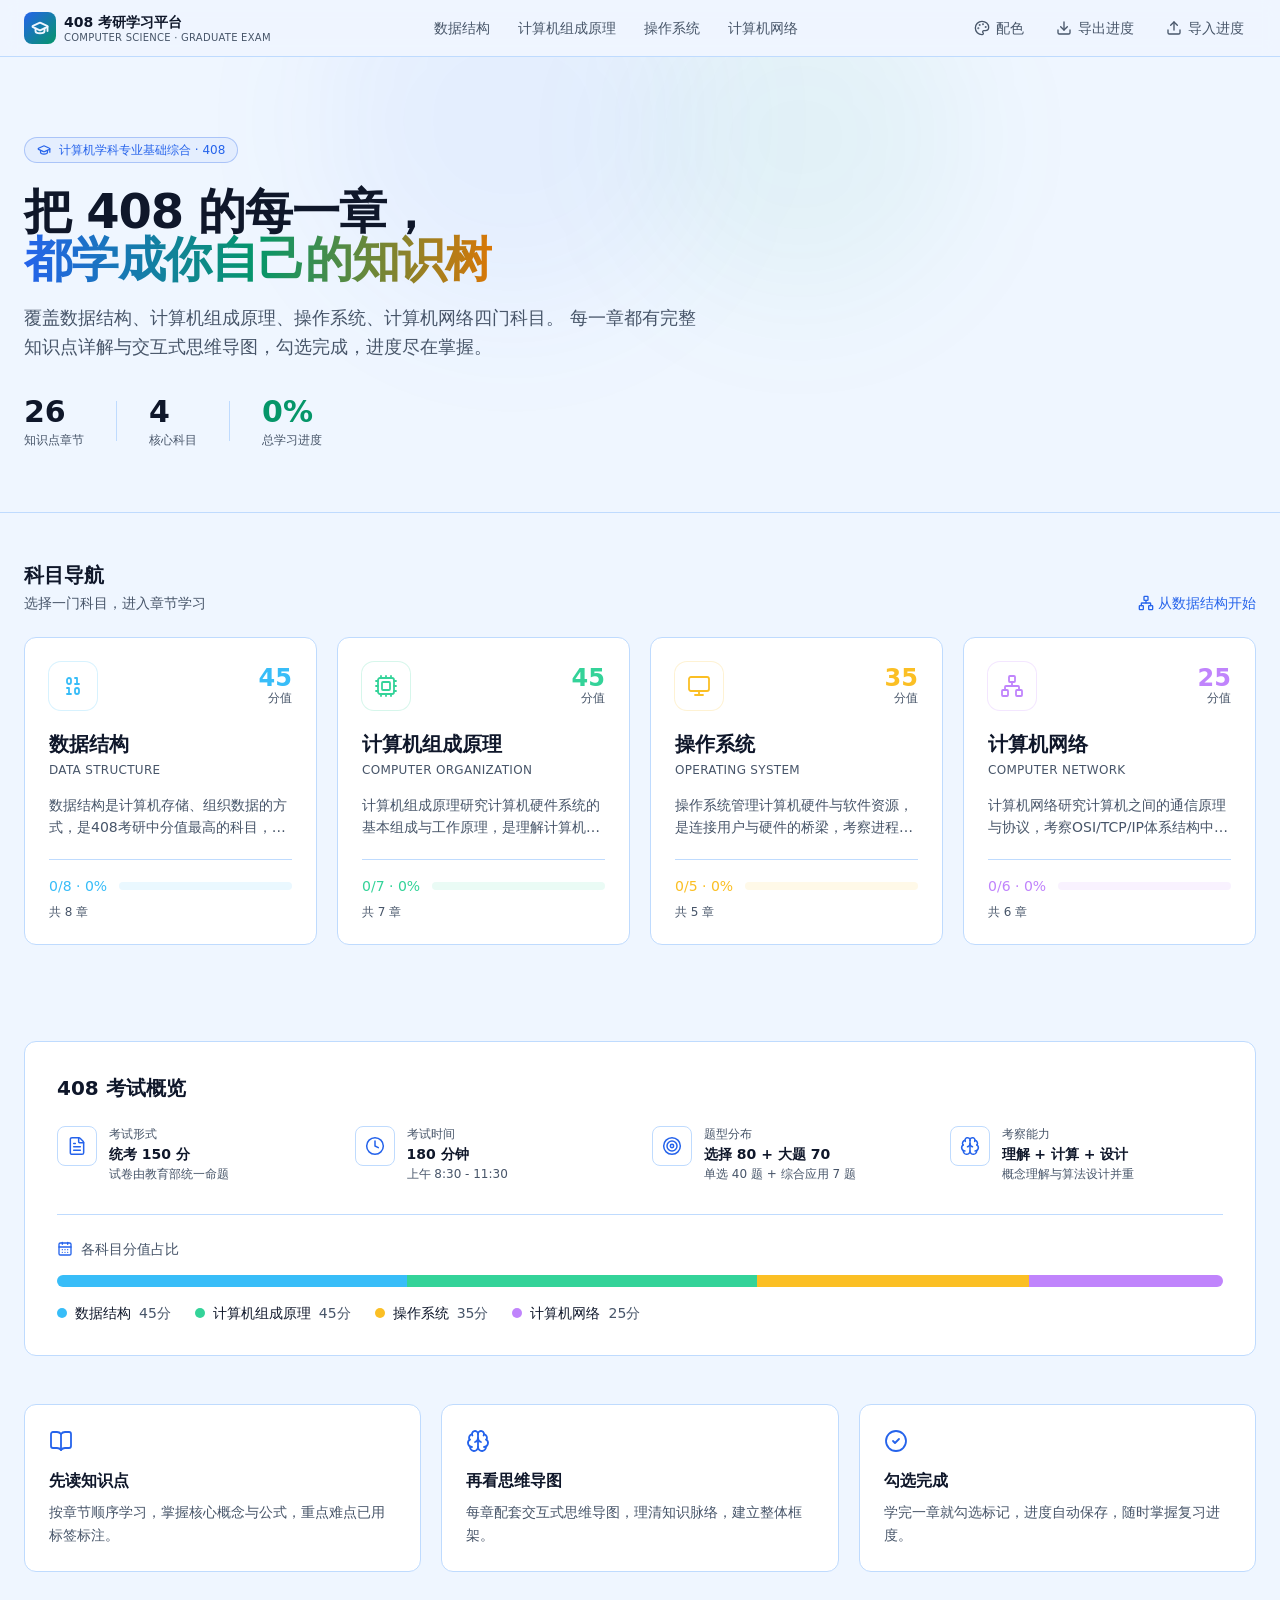
<file: index.html>
<!doctype html>
<html lang="zh-CN">
  <head>
    <meta charset="UTF-8" />
    <link rel="icon" type="image/svg+xml" href="/favicon.svg" />
    <meta name="viewport" content="width=device-width, initial-scale=1.0" />
    <title>408 计算机考研 · 学习平台</title>
    <script>
      (function () {
        try {
          var t = localStorage.getItem('408-theme') || 'lake';
          document.documentElement.dataset.theme = t;
        } catch (e) {}
      })();
    </script>
    <script type="module" crossorigin src="/assets/index-CGUEeRYU.js"></script>
    <link rel="stylesheet" crossorigin href="/assets/index-BPd_7hFC.css">
  </head>
  <body>
    <div id="root"></div>
  </body>
</html>
</file>
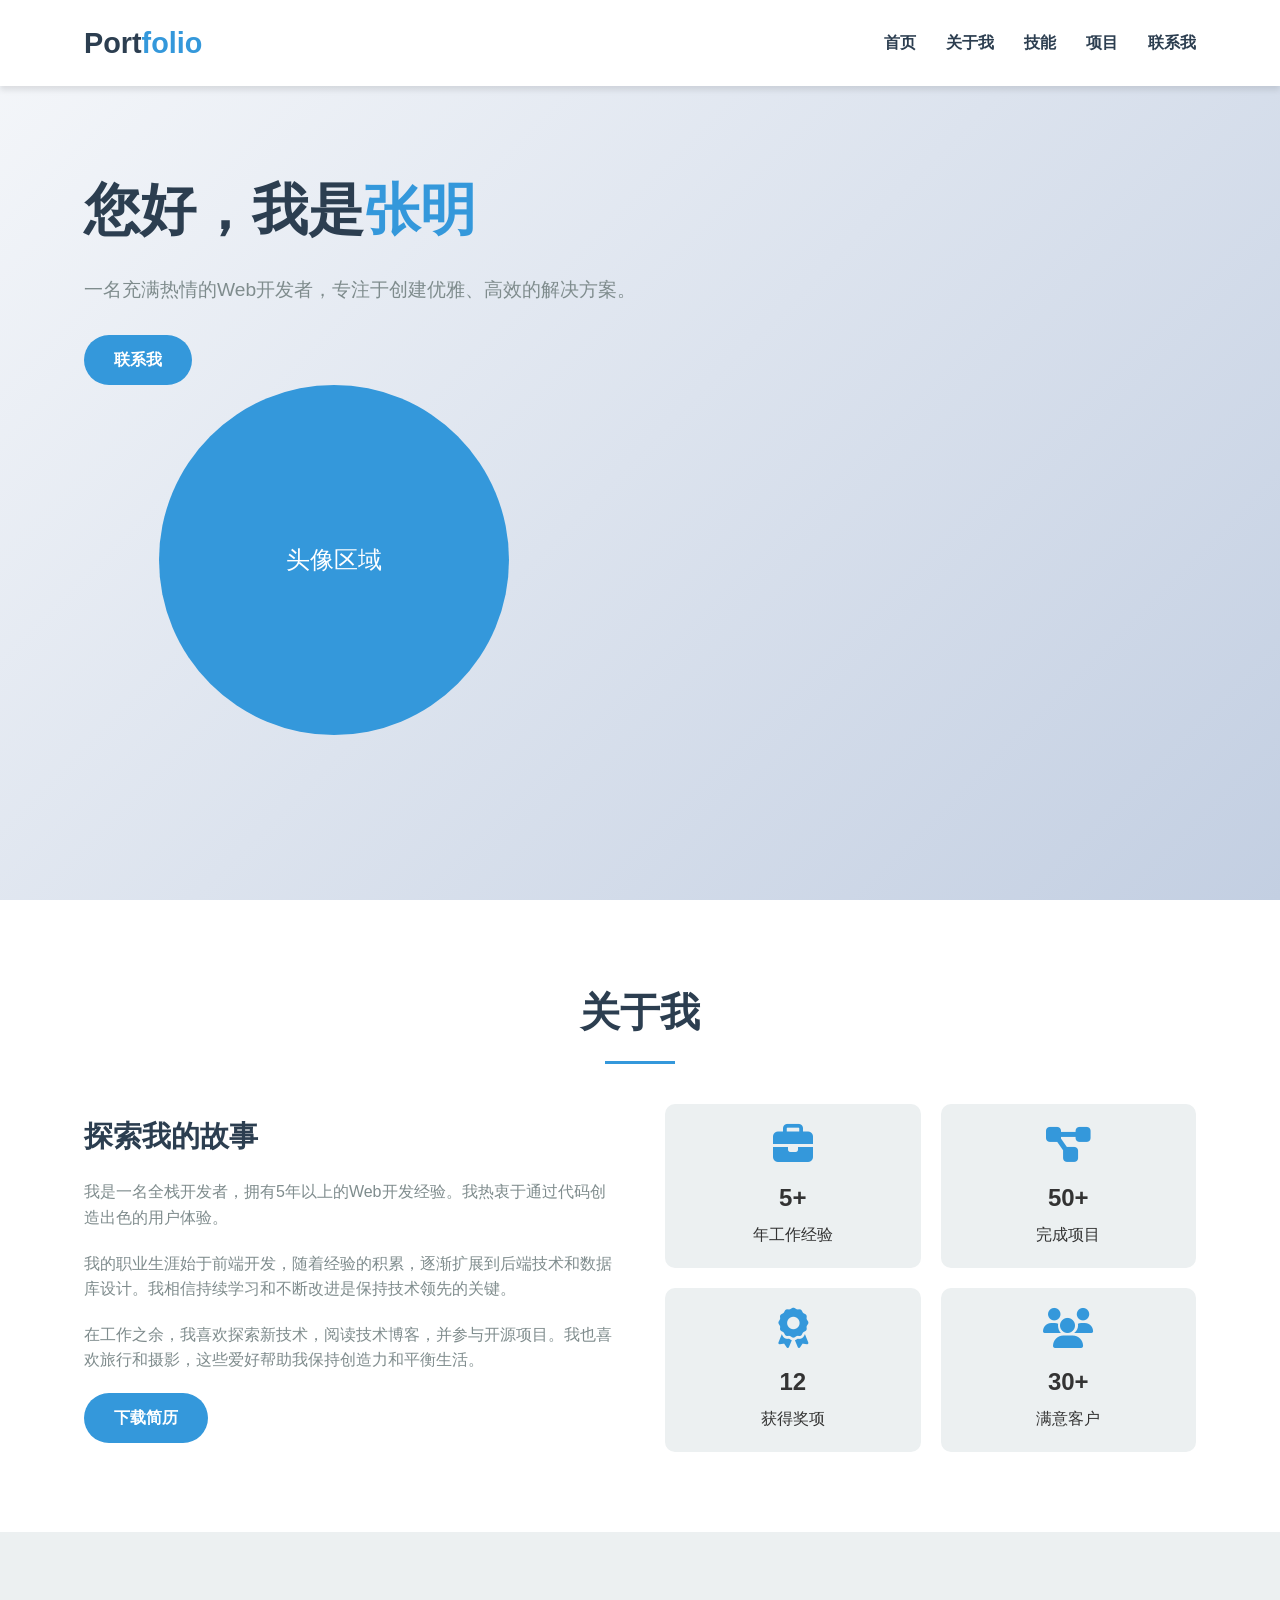
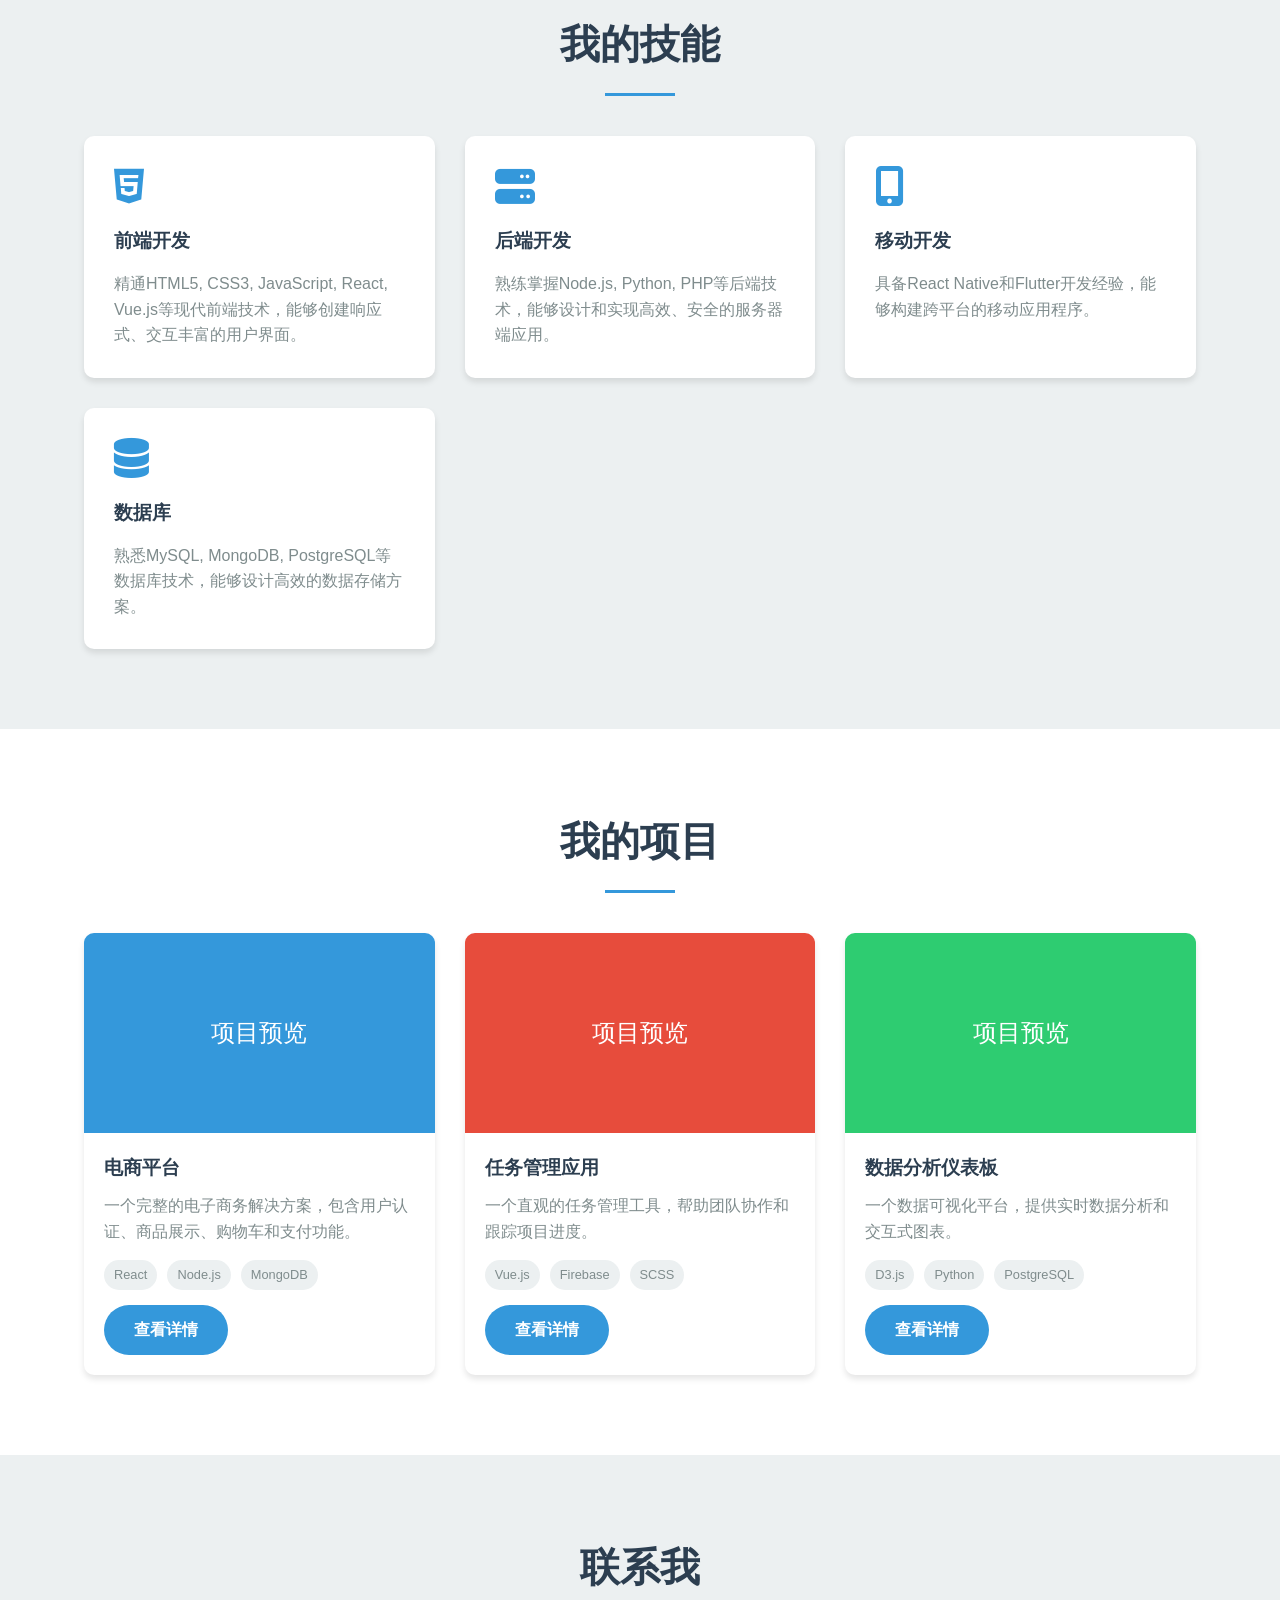
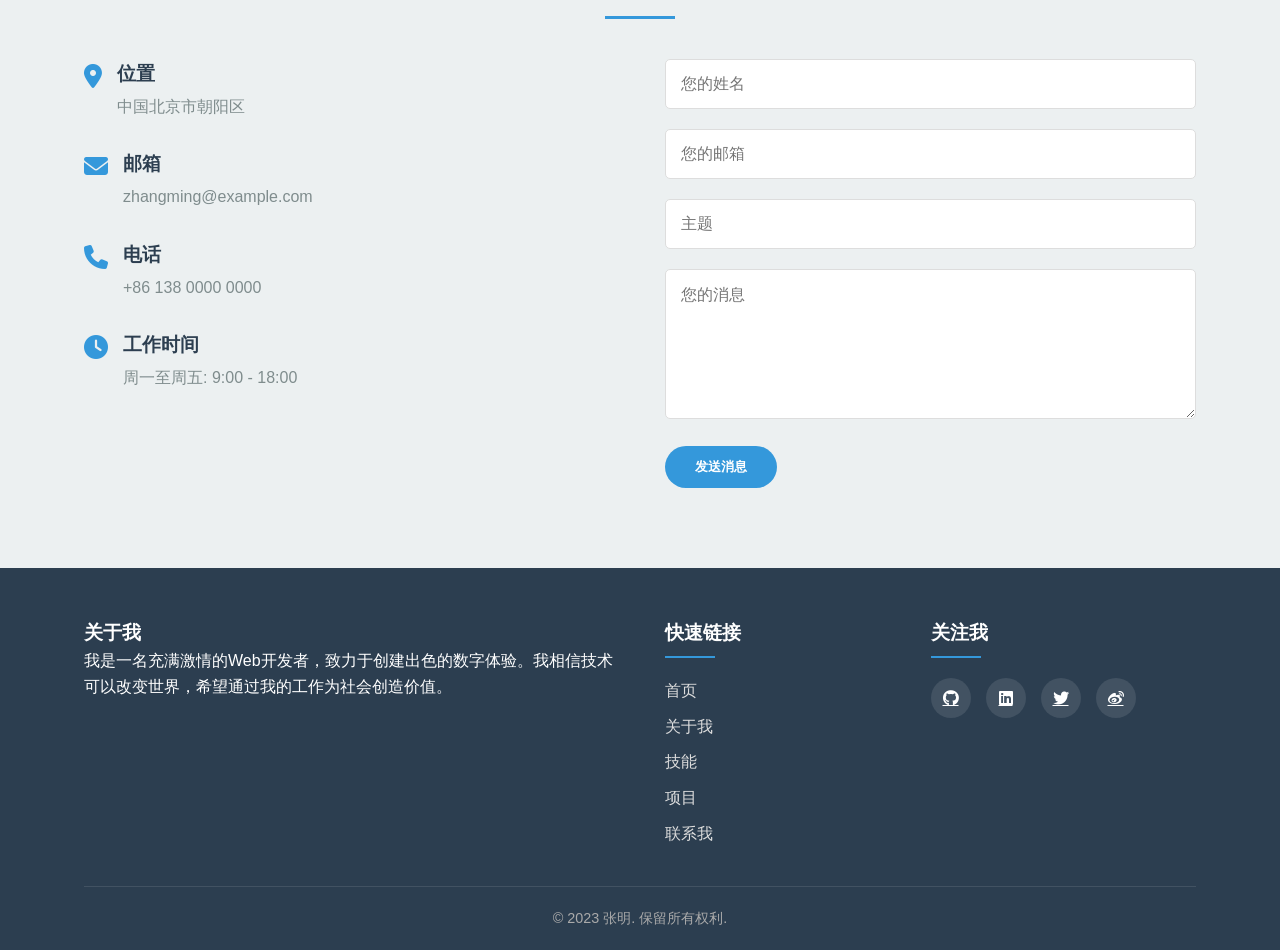
<file: 1.html>
<!DOCTYPE html>
<html lang="zh-CN">
<head>
    <meta charset="UTF-8">
    <meta name="viewport" content="width=device-width, initial-scale=1.0">
    <title>个人主页 - [您的名字]</title>
    <link rel="stylesheet" href="https://cdnjs.cloudflare.com/ajax/libs/font-awesome/6.4.0/css/all.min.css">
    <style>
        /* 基础样式 */
        * {
            margin: 0;
            padding: 0;
            box-sizing: border-box;
            font-family: 'Segoe UI', Tahoma, Geneva, Verdana, sans-serif;
        }
        
        :root {
            --primary-color: #3498db;
            --secondary-color: #2c3e50;
            --accent-color: #e74c3c;
            --light-color: #ecf0f1;
            --dark-color: #34495e;
            --text-color: #333;
            --text-light: #7f8c8d;
            --shadow: 0 4px 6px rgba(0, 0, 0, 0.1);
            --transition: all 0.3s ease;
        }
        
        html {
            scroll-behavior: smooth;
        }
        
        body {
            color: var(--text-color);
            line-height: 1.6;
            background-color: #f9f9f9;
        }
        
        .container {
            width: 90%;
            max-width: 1200px;
            margin: 0 auto;
            padding: 0 20px;
        }
        
        section {
            padding: 80px 0;
        }
        
        .section-title {
            text-align: center;
            margin-bottom: 50px;
            position: relative;
        }
        
        .section-title h2 {
            font-size: 2.5rem;
            color: var(--secondary-color);
            display: inline-block;
            margin-bottom: 10px;
        }
        
        .section-title h2::after {
            content: '';
            position: absolute;
            width: 70px;
            height: 3px;
            background-color: var(--primary-color);
            bottom: -10px;
            left: 50%;
            transform: translateX(-50%);
        }
        
        .btn {
            display: inline-block;
            padding: 12px 30px;
            background-color: var(--primary-color);
            color: white;
            border-radius: 30px;
            text-decoration: none;
            font-weight: 600;
            transition: var(--transition);
            border: none;
            cursor: pointer;
        }
        
        .btn:hover {
            background-color: var(--secondary-color);
            transform: translateY(-3px);
            box-shadow: var(--shadow);
        }
        
        /* 导航栏 */
        header {
            position: fixed;
            top: 0;
            left: 0;
            width: 100%;
            background-color: white;
            box-shadow: var(--shadow);
            z-index: 1000;
        }
        
        nav {
            display: flex;
            justify-content: space-between;
            align-items: center;
            padding: 20px 0;
        }
        
        .logo {
            font-size: 1.8rem;
            font-weight: 700;
            color: var(--secondary-color);
        }
        
        .logo span {
            color: var(--primary-color);
        }
        
        .nav-links {
            display: flex;
            list-style: none;
        }
        
        .nav-links li {
            margin-left: 30px;
        }
        
        .nav-links a {
            text-decoration: none;
            color: var(--secondary-color);
            font-weight: 600;
            transition: var(--transition);
        }
        
        .nav-links a:hover {
            color: var(--primary-color);
        }
        
        .menu-toggle {
            display: none;
            cursor: pointer;
            font-size: 1.5rem;
        }
        
        /* 英雄区域 */
        .hero {
            height: 100vh;
            display: flex;
            align-items: center;
            background: linear-gradient(135deg, #f5f7fa 0%, #c3cfe2 100%);
            position: relative;
            overflow: hidden;
        }
        
        .hero-content {
            width: 50%;
            z-index: 1;
        }
        
        .hero-content h1 {
            font-size: 3.5rem;
            margin-bottom: 20px;
            color: var(--secondary-color);
        }
        
        .hero-content h1 span {
            color: var(--primary-color);
        }
        
        .hero-content p {
            font-size: 1.2rem;
            margin-bottom: 30px;
            color: var(--text-light);
        }
        
        .hero-image {
            width: 45%;
            text-align: center;
        }
        
        .hero-image img {
            max-width: 100%;
            border-radius: 50%;
            box-shadow: var(--shadow);
            animation: float 5s ease-in-out infinite;
        }
        
        @keyframes float {
            0% { transform: translateY(0); }
            50% { transform: translateY(-20px); }
            100% { transform: translateY(0); }
        }
        
        /* 关于我 */
        .about {
            background-color: white;
        }
        
        .about-content {
            display: flex;
            align-items: center;
            gap: 50px;
        }
        
        .about-text {
            flex: 1;
        }
        
        .about-text h3 {
            font-size: 1.8rem;
            margin-bottom: 20px;
            color: var(--secondary-color);
        }
        
        .about-text p {
            margin-bottom: 20px;
            color: var(--text-light);
        }
        
        .about-stats {
            flex: 1;
            display: grid;
            grid-template-columns: repeat(2, 1fr);
            gap: 20px;
        }
        
        .stat-item {
            background-color: var(--light-color);
            padding: 20px;
            border-radius: 10px;
            text-align: center;
            transition: var(--transition);
        }
        
        .stat-item:hover {
            transform: translateY(-5px);
            box-shadow: var(--shadow);
        }
        
        .stat-item i {
            font-size: 2.5rem;
            color: var(--primary-color);
            margin-bottom: 15px;
        }
        
        .stat-item h4 {
            font-size: 1.5rem;
            margin-bottom: 5px;
        }
        
        /* 技能 */
        .skills {
            background-color: var(--light-color);
        }
        
        .skills-container {
            display: grid;
            grid-template-columns: repeat(auto-fill, minmax(300px, 1fr));
            gap: 30px;
        }
        
        .skill-item {
            background-color: white;
            padding: 30px;
            border-radius: 10px;
            box-shadow: var(--shadow);
            transition: var(--transition);
        }
        
        .skill-item:hover {
            transform: translateY(-10px);
        }
        
        .skill-item i {
            font-size: 2.5rem;
            color: var(--primary-color);
            margin-bottom: 20px;
        }
        
        .skill-item h3 {
            margin-bottom: 15px;
            color: var(--secondary-color);
        }
        
        .skill-item p {
            color: var(--text-light);
        }
        
        /* 项目 */
        .projects {
            background-color: white;
        }
        
        .projects-container {
            display: grid;
            grid-template-columns: repeat(auto-fill, minmax(350px, 1fr));
            gap: 30px;
        }
        
        .project-card {
            background-color: white;
            border-radius: 10px;
            overflow: hidden;
            box-shadow: var(--shadow);
            transition: var(--transition);
        }
        
        .project-card:hover {
            transform: translateY(-10px);
        }
        
        .project-img {
            height: 200px;
            background-color: var(--primary-color);
            display: flex;
            align-items: center;
            justify-content: center;
            color: white;
            font-size: 1.5rem;
        }
        
        .project-content {
            padding: 20px;
        }
        
        .project-content h3 {
            margin-bottom: 10px;
            color: var(--secondary-color);
        }
        
        .project-content p {
            margin-bottom: 15px;
            color: var(--text-light);
        }
        
        .project-tags {
            display: flex;
            flex-wrap: wrap;
            gap: 10px;
            margin-bottom: 15px;
        }
        
        .project-tags span {
            background-color: var(--light-color);
            padding: 5px 10px;
            border-radius: 20px;
            font-size: 0.8rem;
            color: var(--text-light);
        }
        
        /* 联系 */
        .contact {
            background-color: var(--light-color);
        }
        
        .contact-container {
            display: flex;
            gap: 50px;
        }
        
        .contact-info {
            flex: 1;
        }
        
        .contact-form {
            flex: 1;
        }
        
        .contact-item {
            display: flex;
            align-items: flex-start;
            margin-bottom: 30px;
        }
        
        .contact-item i {
            font-size: 1.5rem;
            color: var(--primary-color);
            margin-right: 15px;
            margin-top: 5px;
        }
        
        .contact-item h3 {
            margin-bottom: 5px;
            color: var(--secondary-color);
        }
        
        .contact-item p {
            color: var(--text-light);
        }
        
        .form-group {
            margin-bottom: 20px;
        }
        
        .form-group input,
        .form-group textarea {
            width: 100%;
            padding: 15px;
            border: 1px solid #ddd;
            border-radius: 5px;
            font-size: 1rem;
            transition: var(--transition);
        }
        
        .form-group input:focus,
        .form-group textarea:focus {
            border-color: var(--primary-color);
            outline: none;
        }
        
        .form-group textarea {
            height: 150px;
            resize: vertical;
        }
        
        /* 页脚 */
        footer {
            background-color: var(--secondary-color);
            color: white;
            padding: 50px 0 20px;
        }
        
        .footer-content {
            display: flex;
            justify-content: space-between;
            margin-bottom: 30px;
        }
        
        .footer-about {
            flex: 2;
            margin-right: 50px;
        }
        
        .footer-links {
            flex: 1;
        }
        
        .footer-links h3,
        .footer-social h3 {
            margin-bottom: 20px;
            position: relative;
            padding-bottom: 10px;
        }
        
        .footer-links h3::after,
        .footer-social h3::after {
            content: '';
            position: absolute;
            width: 50px;
            height: 2px;
            background-color: var(--primary-color);
            bottom: 0;
            left: 0;
        }
        
        .footer-links ul {
            list-style: none;
        }
        
        .footer-links li {
            margin-bottom: 10px;
        }
        
        .footer-links a {
            color: #ddd;
            text-decoration: none;
            transition: var(--transition);
        }
        
        .footer-links a:hover {
            color: var(--primary-color);
            padding-left: 5px;
        }
        
        .footer-social {
            flex: 1;
        }
        
        .social-icons {
            display: flex;
            gap: 15px;
        }
        
        .social-icons a {
            display: inline-flex;
            align-items: center;
            justify-content: center;
            width: 40px;
            height: 40px;
            background-color: rgba(255, 255, 255, 0.1);
            border-radius: 50%;
            color: white;
            transition: var(--transition);
        }
        
        .social-icons a:hover {
            background-color: var(--primary-color);
            transform: translateY(-5px);
        }
        
        .copyright {
            text-align: center;
            padding-top: 20px;
            border-top: 1px solid rgba(255, 255, 255, 0.1);
            color: #aaa;
            font-size: 0.9rem;
        }
        
        /* 响应式设计 */
        @media (max-width: 992px) {
            .hero-content, .hero-image {
                width: 100%;
                text-align: center;
            }
            
            .hero-content {
                margin-bottom: 50px;
            }
            
            .about-content {
                flex-direction: column;
            }
            
            .contact-container {
                flex-direction: column;
            }
            
            .footer-content {
                flex-direction: column;
            }
            
            .footer-about {
                margin-right: 0;
                margin-bottom: 30px;
            }
        }
        
        @media (max-width: 768px) {
            .nav-links {
                display: none;
                position: absolute;
                top: 70px;
                left: 0;
                width: 100%;
                background-color: white;
                flex-direction: column;
                align-items: center;
                padding: 20px 0;
                box-shadow: var(--shadow);
            }
            
            .nav-links.active {
                display: flex;
            }
            
            .nav-links li {
                margin: 10px 0;
            }
            
            .menu-toggle {
                display: block;
            }
            
            .hero-content h1 {
                font-size: 2.5rem;
            }
            
            .section-title h2 {
                font-size: 2rem;
            }
        }
    </style>
</head>
<body>
    <!-- 导航栏 -->
    <header>
        <div class="container">
            <nav>
                <div class="logo">Port<span>folio</span></div>
                <ul class="nav-links">
                    <li><a href="#home">首页</a></li>
                    <li><a href="#about">关于我</a></li>
                    <li><a href="#skills">技能</a></li>
                    <li><a href="#projects">项目</a></li>
                    <li><a href="#contact">联系我</a></li>
                </ul>
                <div class="menu-toggle">
                    <i class="fas fa-bars"></i>
                </div>
            </nav>
        </div>
    </header>

    <!-- 英雄区域 -->
    <section class="hero" id="home">
        <div class="container">
            <div class="hero-content">
                <h1>您好，我是<span>张明</span></h1>
                <p>一名充满热情的Web开发者，专注于创建优雅、高效的解决方案。</p>
                <a href="#contact" class="btn">联系我</a>
            </div>
            <div class="hero-image">
                <!-- 这里可以使用您的真实头像 -->
                <div style="width: 350px; height: 350px; background-color: #3498db; border-radius: 50%; display: flex; align-items: center; justify-content: center; color: white; font-size: 1.5rem; margin: 0 auto;">
                    头像区域
                </div>
            </div>
        </div>
    </section>

    <!-- 关于我 -->
    <section class="about" id="about">
        <div class="container">
            <div class="section-title">
                <h2>关于我</h2>
            </div>
            <div class="about-content">
                <div class="about-text">
                    <h3>探索我的故事</h3>
                    <p>我是一名全栈开发者，拥有5年以上的Web开发经验。我热衷于通过代码创造出色的用户体验。</p>
                    <p>我的职业生涯始于前端开发，随着经验的积累，逐渐扩展到后端技术和数据库设计。我相信持续学习和不断改进是保持技术领先的关键。</p>
                    <p>在工作之余，我喜欢探索新技术，阅读技术博客，并参与开源项目。我也喜欢旅行和摄影，这些爱好帮助我保持创造力和平衡生活。</p>
                    <a href="#" class="btn">下载简历</a>
                </div>
                <div class="about-stats">
                    <div class="stat-item">
                        <i class="fas fa-briefcase"></i>
                        <h4>5+</h4>
                        <p>年工作经验</p>
                    </div>
                    <div class="stat-item">
                        <i class="fas fa-project-diagram"></i>
                        <h4>50+</h4>
                        <p>完成项目</p>
                    </div>
                    <div class="stat-item">
                        <i class="fas fa-award"></i>
                        <h4>12</h4>
                        <p>获得奖项</p>
                    </div>
                    <div class="stat-item">
                        <i class="fas fa-users"></i>
                        <h4>30+</h4>
                        <p>满意客户</p>
                    </div>
                </div>
            </div>
        </div>
    </section>

    <!-- 技能 -->
    <section class="skills" id="skills">
        <div class="container">
            <div class="section-title">
                <h2>我的技能</h2>
            </div>
            <div class="skills-container">
                <div class="skill-item">
                    <i class="fab fa-html5"></i>
                    <h3>前端开发</h3>
                    <p>精通HTML5, CSS3, JavaScript, React, Vue.js等现代前端技术，能够创建响应式、交互丰富的用户界面。</p>
                </div>
                <div class="skill-item">
                    <i class="fas fa-server"></i>
                    <h3>后端开发</h3>
                    <p>熟练掌握Node.js, Python, PHP等后端技术，能够设计和实现高效、安全的服务器端应用。</p>
                </div>
                <div class="skill-item">
                    <i class="fas fa-mobile-alt"></i>
                    <h3>移动开发</h3>
                    <p>具备React Native和Flutter开发经验，能够构建跨平台的移动应用程序。</p>
                </div>
                <div class="skill-item">
                    <i class="fas fa-database"></i>
                    <h3>数据库</h3>
                    <p>熟悉MySQL, MongoDB, PostgreSQL等数据库技术，能够设计高效的数据存储方案。</p>
                </div>
            </div>
        </div>
    </section>

    <!-- 项目 -->
    <section class="projects" id="projects">
        <div class="container">
            <div class="section-title">
                <h2>我的项目</h2>
            </div>
            <div class="projects-container">
                <div class="project-card">
                    <div class="project-img" style="background-color: #3498db;">
                        项目预览
                    </div>
                    <div class="project-content">
                        <h3>电商平台</h3>
                        <p>一个完整的电子商务解决方案，包含用户认证、商品展示、购物车和支付功能。</p>
                        <div class="project-tags">
                            <span>React</span>
                            <span>Node.js</span>
                            <span>MongoDB</span>
                        </div>
                        <a href="#" class="btn">查看详情</a>
                    </div>
                </div>
                <div class="project-card">
                    <div class="project-img" style="background-color: #e74c3c;">
                        项目预览
                    </div>
                    <div class="project-content">
                        <h3>任务管理应用</h3>
                        <p>一个直观的任务管理工具，帮助团队协作和跟踪项目进度。</p>
                        <div class="project-tags">
                            <span>Vue.js</span>
                            <span>Firebase</span>
                            <span>SCSS</span>
                        </div>
                        <a href="#" class="btn">查看详情</a>
                    </div>
                </div>
                <div class="project-card">
                    <div class="project-img" style="background-color: #2ecc71;">
                        项目预览
                    </div>
                    <div class="project-content">
                        <h3>数据分析仪表板</h3>
                        <p>一个数据可视化平台，提供实时数据分析和交互式图表。</p>
                        <div class="project-tags">
                            <span>D3.js</span>
                            <span>Python</span>
                            <span>PostgreSQL</span>
                        </div>
                        <a href="#" class="btn">查看详情</a>
                    </div>
                </div>
            </div>
        </div>
    </section>

    <!-- 联系 -->
    <section class="contact" id="contact">
        <div class="container">
            <div class="section-title">
                <h2>联系我</h2>
            </div>
            <div class="contact-container">
                <div class="contact-info">
                    <div class="contact-item">
                        <i class="fas fa-map-marker-alt"></i>
                        <div>
                            <h3>位置</h3>
                            <p>中国北京市朝阳区</p>
                        </div>
                    </div>
                    <div class="contact-item">
                        <i class="fas fa-envelope"></i>
                        <div>
                            <h3>邮箱</h3>
                            <p>zhangming@example.com</p>
                        </div>
                    </div>
                    <div class="contact-item">
                        <i class="fas fa-phone"></i>
                        <div>
                            <h3>电话</h3>
                            <p>+86 138 0000 0000</p>
                        </div>
                    </div>
                    <div class="contact-item">
                        <i class="fas fa-clock"></i>
                        <div>
                            <h3>工作时间</h3>
                            <p>周一至周五: 9:00 - 18:00</p>
                        </div>
                    </div>
                </div>
                <div class="contact-form">
                    <form>
                        <div class="form-group">
                            <input type="text" placeholder="您的姓名" required>
                        </div>
                        <div class="form-group">
                            <input type="email" placeholder="您的邮箱" required>
                        </div>
                        <div class="form-group">
                            <input type="text" placeholder="主题" required>
                        </div>
                        <div class="form-group">
                            <textarea placeholder="您的消息" required></textarea>
                        </div>
                        <button type="submit" class="btn">发送消息</button>
                    </form>
                </div>
            </div>
        </div>
    </section>

    <!-- 页脚 -->
    <footer>
        <div class="container">
            <div class="footer-content">
                <div class="footer-about">
                    <h3>关于我</h3>
                    <p>我是一名充满激情的Web开发者，致力于创建出色的数字体验。我相信技术可以改变世界，希望通过我的工作为社会创造价值。</p>
                </div>
                <div class="footer-links">
                    <h3>快速链接</h3>
                    <ul>
                        <li><a href="#home">首页</a></li>
                        <li><a href="#about">关于我</a></li>
                        <li><a href="#skills">技能</a></li>
                        <li><a href="#projects">项目</a></li>
                        <li><a href="#contact">联系我</a></li>
                    </ul>
                </div>
                <div class="footer-social">
                    <h3>关注我</h3>
                    <div class="social-icons">
                        <a href="#"><i class="fab fa-github"></i></a>
                        <a href="#"><i class="fab fa-linkedin"></i></a>
                        <a href="#"><i class="fab fa-twitter"></i></a>
                        <a href="#"><i class="fab fa-weibo"></i></a>
                    </div>
                </div>
            </div>
            <div class="copyright">
                <p>&copy; 2023 张明. 保留所有权利.</p>
            </div>
        </div>
    </footer>

    <script>
        // 导航栏菜单切换
        document.querySelector('.menu-toggle').addEventListener('click', function() {
            document.querySelector('.nav-links').classList.toggle('active');
        });
        
        // 平滑滚动
        document.querySelectorAll('a[href^="#"]').forEach(anchor => {
            anchor.addEventListener('click', function (e) {
                e.preventDefault();
                
                document.querySelector(this.getAttribute('href')).scrollIntoView({
                    behavior: 'smooth'
                });
                
                // 移动端点击后关闭菜单
                if (window.innerWidth <= 768) {
                    document.querySelector('.nav-links').classList.remove('active');
                }
            });
        });
        
        // 导航栏滚动效果
        window.addEventListener('scroll', function() {
            const header = document.querySelector('header');
            if (window.scrollY > 100) {
                header.style.backgroundColor = 'rgba(255, 255, 255, 0.95)';
                header.style.boxShadow = '0 4px 10px rgba(0, 0, 0, 0.1)';
            } else {
                header.style.backgroundColor = 'white';
                header.style.boxShadow = '0 4px 6px rgba(0, 0, 0, 0.1)';
            }
        });
    </script>
</body>
</html>
</file>
<file: assets/index-BPd_7hFC.css>
@font-face{font-display:block;font-family:KaTeX_AMS;font-style:normal;font-weight:400;src:url(/assets/KaTeX_AMS-Regular-BQhdFMY1.woff2)format("woff2"),url(/assets/KaTeX_AMS-Regular-DMm9YOAa.woff)format("woff"),url(/assets/KaTeX_AMS-Regular-DRggAlZN.ttf)format("truetype")}@font-face{font-display:block;font-family:KaTeX_Caligraphic;font-style:normal;font-weight:700;src:url(/assets/KaTeX_Caligraphic-Bold-Dq_IR9rO.woff2)format("woff2"),url(/assets/KaTeX_Caligraphic-Bold-BEiXGLvX.woff)format("woff"),url(/assets/KaTeX_Caligraphic-Bold-ATXxdsX0.ttf)format("truetype")}@font-face{font-display:block;font-family:KaTeX_Caligraphic;font-style:normal;font-weight:400;src:url(/assets/KaTeX_Caligraphic-Regular-Di6jR-x-.woff2)format("woff2"),url(/assets/KaTeX_Caligraphic-Regular-CTRA-rTL.woff)format("woff"),url(/assets/KaTeX_Caligraphic-Regular-wX97UBjC.ttf)format("truetype")}@font-face{font-display:block;font-family:KaTeX_Fraktur;font-style:normal;font-weight:700;src:url(/assets/KaTeX_Fraktur-Bold-CL6g_b3V.woff2)format("woff2"),url(/assets/KaTeX_Fraktur-Bold-BsDP51OF.woff)format("woff"),url(/assets/KaTeX_Fraktur-Bold-BdnERNNW.ttf)format("truetype")}@font-face{font-display:block;font-family:KaTeX_Fraktur;font-style:normal;font-weight:400;src:url(/assets/KaTeX_Fraktur-Regular-CTYiF6lA.woff2)format("woff2"),url(/assets/KaTeX_Fraktur-Regular-Dxdc4cR9.woff)format("woff"),url(/assets/KaTeX_Fraktur-Regular-CB_wures.ttf)format("truetype")}@font-face{font-display:block;font-family:KaTeX_Main;font-style:normal;font-weight:700;src:url(/assets/KaTeX_Main-Bold-Cx986IdX.woff2)format("woff2"),url(/assets/KaTeX_Main-Bold-Jm3AIy58.woff)format("woff"),url(/assets/KaTeX_Main-Bold-waoOVXN0.ttf)format("truetype")}@font-face{font-display:block;font-family:KaTeX_Main;font-style:italic;font-weight:700;src:url(/assets/KaTeX_Main-BoldItalic-DxDJ3AOS.woff2)format("woff2"),url(/assets/KaTeX_Main-BoldItalic-SpSLRI95.woff)format("woff"),url(/assets/KaTeX_Main-BoldItalic-DzxPMmG6.ttf)format("truetype")}@font-face{font-display:block;font-family:KaTeX_Main;font-style:italic;font-weight:400;src:url(/assets/KaTeX_Main-Italic-NWA7e6Wa.woff2)format("woff2"),url(/assets/KaTeX_Main-Italic-BMLOBm91.woff)format("woff"),url(/assets/KaTeX_Main-Italic-3WenGoN9.ttf)format("truetype")}@font-face{font-display:block;font-family:KaTeX_Main;font-style:normal;font-weight:400;src:url(/assets/KaTeX_Main-Regular-B22Nviop.woff2)format("woff2"),url(/assets/KaTeX_Main-Regular-Dr94JaBh.woff)format("woff"),url(/assets/KaTeX_Main-Regular-ypZvNtVU.ttf)format("truetype")}@font-face{font-display:block;font-family:KaTeX_Math;font-style:italic;font-weight:700;src:url(/assets/KaTeX_Math-BoldItalic-CZnvNsCZ.woff2)format("woff2"),url(/assets/KaTeX_Math-BoldItalic-iY-2wyZ7.woff)format("woff"),url(/assets/KaTeX_Math-BoldItalic-B3XSjfu4.ttf)format("truetype")}@font-face{font-display:block;font-family:KaTeX_Math;font-style:italic;font-weight:400;src:url(/assets/KaTeX_Math-Italic-t53AETM-.woff2)format("woff2"),url(/assets/KaTeX_Math-Italic-DA0__PXp.woff)format("woff"),url(/assets/KaTeX_Math-Italic-flOr_0UB.ttf)format("truetype")}@font-face{font-display:block;font-family:KaTeX_SansSerif;font-style:normal;font-weight:700;src:url(/assets/KaTeX_SansSerif-Bold-D1sUS0GD.woff2)format("woff2"),url(/assets/KaTeX_SansSerif-Bold-DbIhKOiC.woff)format("woff"),url(/assets/KaTeX_SansSerif-Bold-CFMepnvq.ttf)format("truetype")}@font-face{font-display:block;font-family:KaTeX_SansSerif;font-style:italic;font-weight:400;src:url(/assets/KaTeX_SansSerif-Italic-C3H0VqGB.woff2)format("woff2"),url(/assets/KaTeX_SansSerif-Italic-DN2j7dab.woff)format("woff"),url(/assets/KaTeX_SansSerif-Italic-YYjJ1zSn.ttf)format("truetype")}@font-face{font-display:block;font-family:KaTeX_SansSerif;font-style:normal;font-weight:400;src:url(/assets/KaTeX_SansSerif-Regular-DDBCnlJ7.woff2)format("woff2"),url(/assets/KaTeX_SansSerif-Regular-CS6fqUqJ.woff)format("woff"),url(/assets/KaTeX_SansSerif-Regular-BNo7hRIc.ttf)format("truetype")}@font-face{font-display:block;font-family:KaTeX_Script;font-style:normal;font-weight:400;src:url(/assets/KaTeX_Script-Regular-D3wIWfF6.woff2)format("woff2"),url(/assets/KaTeX_Script-Regular-D5yQViql.woff)format("woff"),url(/assets/KaTeX_Script-Regular-C5JkGWo-.ttf)format("truetype")}@font-face{font-display:block;font-family:KaTeX_Size1;font-style:normal;font-weight:400;src:url(/assets/KaTeX_Size1-Regular-mCD8mA8B.woff2)format("woff2"),url(/assets/KaTeX_Size1-Regular-C195tn64.woff)format("woff"),url(/assets/KaTeX_Size1-Regular-Dbsnue_I.ttf)format("truetype")}@font-face{font-display:block;font-family:KaTeX_Size2;font-style:normal;font-weight:400;src:url(/assets/KaTeX_Size2-Regular-Dy4dx90m.woff2)format("woff2"),url(/assets/KaTeX_Size2-Regular-oD1tc_U0.woff)format("woff"),url(/assets/KaTeX_Size2-Regular-B7gKUWhC.ttf)format("truetype")}@font-face{font-display:block;font-family:KaTeX_Size3;font-style:normal;font-weight:400;src:url([data-uri])format("woff2"),url(/assets/KaTeX_Size3-Regular-CTq5MqoE.woff)format("woff"),url(/assets/KaTeX_Size3-Regular-DgpXs0kz.ttf)format("truetype")}@font-face{font-display:block;font-family:KaTeX_Size4;font-style:normal;font-weight:400;src:url(/assets/KaTeX_Size4-Regular-Dl5lxZxV.woff2)format("woff2"),url(/assets/KaTeX_Size4-Regular-BF-4gkZK.woff)format("woff"),url(/assets/KaTeX_Size4-Regular-DWFBv043.ttf)format("truetype")}@font-face{font-display:block;font-family:KaTeX_Typewriter;font-style:normal;font-weight:400;src:url(/assets/KaTeX_Typewriter-Regular-CO6r4hn1.woff2)format("woff2"),url(/assets/KaTeX_Typewriter-Regular-C0xS9mPB.woff)format("woff"),url(/assets/KaTeX_Typewriter-Regular-D3Ib7_Hf.ttf)format("truetype")}.katex{text-indent:0;text-rendering:auto;font:1.21em/1.2 KaTeX_Main,Times New Roman,serif;position:relative}.katex *{border-color:currentColor;-ms-high-contrast-adjust:none!important}.katex .katex-version:after{content:"0.18.4"}.katex .katex-mathml{clip-path:inset(50%);border:0;width:1px;height:1px;padding:0;position:absolute;overflow:hidden}.katex .katex-html>.katex-newline{display:block}.katex .katex-base{white-space:nowrap;width:min-content;position:relative}.katex .katex-base,.katex .katex-strut{display:inline-block}.katex .textbf{font-weight:700}.katex .textit{font-style:italic}.katex .textrm{font-family:KaTeX_Main}.katex .textsf{font-family:KaTeX_SansSerif}.katex .texttt{font-family:KaTeX_Typewriter}.katex .mathnormal{font-family:KaTeX_Math;font-style:italic}.katex .mathit{font-family:KaTeX_Main;font-style:italic}.katex .mathrm{font-style:normal}.katex .mathbf{font-family:KaTeX_Main;font-weight:700}.katex .boldsymbol{font-family:KaTeX_Math;font-style:italic;font-weight:700}.katex .amsrm,.katex .mathbb,.katex .textbb{font-family:KaTeX_AMS}.katex .mathcal{font-family:KaTeX_Caligraphic}.katex .mathfrak,.katex .textfrak{font-family:KaTeX_Fraktur}.katex .mathboldfrak,.katex .textboldfrak{font-family:KaTeX_Fraktur;font-weight:700}.katex .mathtt{font-family:KaTeX_Typewriter}.katex .mathscr,.katex .textscr{font-family:KaTeX_Script}.katex .mathsf,.katex .textsf{font-family:KaTeX_SansSerif}.katex .mathboldsf,.katex .textboldsf{font-family:KaTeX_SansSerif;font-weight:700}.katex .mathitsf,.katex .mathsfit,.katex .textitsf{font-family:KaTeX_SansSerif;font-style:italic}.katex .mainrm{font-family:KaTeX_Main;font-style:normal}.katex .vlist-t{border-collapse:collapse;table-layout:fixed;display:inline-table}.katex .vlist-r{display:table-row}.katex .vlist{vertical-align:bottom;display:table-cell;position:relative}.katex .vlist>span{height:0;display:block;position:relative}.katex .vlist>span>span{display:inline-block}.katex .vlist>span>.pstrut{width:0;overflow:hidden}.katex .vlist-t2{margin-right:-2px}.katex .vlist-s{vertical-align:bottom;width:2px;min-width:2px;font-size:1px;display:table-cell}.katex .katex-vbox{flex-direction:column;align-items:baseline;display:inline-flex}.katex .katex-thinbox{flex-direction:row;width:0;max-width:0;display:inline-flex}.katex .msupsub{text-align:left}.katex .mfrac>span>span{text-align:center}.katex .mfrac .frac-line{border-bottom-style:solid;width:100%;display:inline-block}.katex .katex-hdashline,.katex .katex-hline,.katex .katex-overline .overline-line,.katex .katex-rule,.katex .katex-underline .underline-line,.katex .mfrac .frac-line{min-height:1px}.katex .mspace{display:inline-block}.katex .katex-smash{line-height:0;display:inline}.katex .clap,.katex .llap,.katex .rlap{width:0;position:relative}.katex .clap>.katex-inner,.katex .llap>.katex-inner,.katex .rlap>.katex-inner{position:absolute}.katex .clap>.katex-fix,.katex .llap>.katex-fix,.katex .rlap>.katex-fix{display:inline-block}.katex .llap>.katex-inner{right:0}.katex .clap>.katex-inner,.katex .rlap>.katex-inner{left:0}.katex .clap>.katex-inner>span{margin-left:-50%;margin-right:50%}.katex .katex-rule{border:0 solid;display:inline-block;position:relative}.katex .katex-hline,.katex .katex-overline .overline-line,.katex .katex-underline .underline-line{border-bottom-style:solid;width:100%;display:inline-block}.katex .katex-hdashline{border-bottom-style:dashed;width:100%;display:inline-block}.katex .sqrt>.katex-root{margin-left:.277778em;margin-right:-.555556em}.katex .fontsize-ensurer.reset-size1.size1,.katex .katex-sizing.reset-size1.size1{font-size:1em}.katex .fontsize-ensurer.reset-size1.size2,.katex .katex-sizing.reset-size1.size2{font-size:1.2em}.katex .fontsize-ensurer.reset-size1.size3,.katex .katex-sizing.reset-size1.size3{font-size:1.4em}.katex .fontsize-ensurer.reset-size1.size4,.katex .katex-sizing.reset-size1.size4{font-size:1.6em}.katex .fontsize-ensurer.reset-size1.size5,.katex .katex-sizing.reset-size1.size5{font-size:1.8em}.katex .fontsize-ensurer.reset-size1.size6,.katex .katex-sizing.reset-size1.size6{font-size:2em}.katex .fontsize-ensurer.reset-size1.size7,.katex .katex-sizing.reset-size1.size7{font-size:2.4em}.katex .fontsize-ensurer.reset-size1.size8,.katex .katex-sizing.reset-size1.size8{font-size:2.88em}.katex .fontsize-ensurer.reset-size1.size9,.katex .katex-sizing.reset-size1.size9{font-size:3.456em}.katex .fontsize-ensurer.reset-size1.size10,.katex .katex-sizing.reset-size1.size10{font-size:4.148em}.katex .fontsize-ensurer.reset-size1.size11,.katex .katex-sizing.reset-size1.size11{font-size:4.976em}.katex .fontsize-ensurer.reset-size2.size1,.katex .katex-sizing.reset-size2.size1{font-size:.833333em}.katex .fontsize-ensurer.reset-size2.size2,.katex .katex-sizing.reset-size2.size2{font-size:1em}.katex .fontsize-ensurer.reset-size2.size3,.katex .katex-sizing.reset-size2.size3{font-size:1.16667em}.katex .fontsize-ensurer.reset-size2.size4,.katex .katex-sizing.reset-size2.size4{font-size:1.33333em}.katex .fontsize-ensurer.reset-size2.size5,.katex .katex-sizing.reset-size2.size5{font-size:1.5em}.katex .fontsize-ensurer.reset-size2.size6,.katex .katex-sizing.reset-size2.size6{font-size:1.66667em}.katex .fontsize-ensurer.reset-size2.size7,.katex .katex-sizing.reset-size2.size7{font-size:2em}.katex .fontsize-ensurer.reset-size2.size8,.katex .katex-sizing.reset-size2.size8{font-size:2.4em}.katex .fontsize-ensurer.reset-size2.size9,.katex .katex-sizing.reset-size2.size9{font-size:2.88em}.katex .fontsize-ensurer.reset-size2.size10,.katex .katex-sizing.reset-size2.size10{font-size:3.45667em}.katex .fontsize-ensurer.reset-size2.size11,.katex .katex-sizing.reset-size2.size11{font-size:4.14667em}.katex .fontsize-ensurer.reset-size3.size1,.katex .katex-sizing.reset-size3.size1{font-size:.714286em}.katex .fontsize-ensurer.reset-size3.size2,.katex .katex-sizing.reset-size3.size2{font-size:.857143em}.katex .fontsize-ensurer.reset-size3.size3,.katex .katex-sizing.reset-size3.size3{font-size:1em}.katex .fontsize-ensurer.reset-size3.size4,.katex .katex-sizing.reset-size3.size4{font-size:1.14286em}.katex .fontsize-ensurer.reset-size3.size5,.katex .katex-sizing.reset-size3.size5{font-size:1.28571em}.katex .fontsize-ensurer.reset-size3.size6,.katex .katex-sizing.reset-size3.size6{font-size:1.42857em}.katex .fontsize-ensurer.reset-size3.size7,.katex .katex-sizing.reset-size3.size7{font-size:1.71429em}.katex .fontsize-ensurer.reset-size3.size8,.katex .katex-sizing.reset-size3.size8{font-size:2.05714em}.katex .fontsize-ensurer.reset-size3.size9,.katex .katex-sizing.reset-size3.size9{font-size:2.46857em}.katex .fontsize-ensurer.reset-size3.size10,.katex .katex-sizing.reset-size3.size10{font-size:2.96286em}.katex .fontsize-ensurer.reset-size3.size11,.katex .katex-sizing.reset-size3.size11{font-size:3.55429em}.katex .fontsize-ensurer.reset-size4.size1,.katex .katex-sizing.reset-size4.size1{font-size:.625em}.katex .fontsize-ensurer.reset-size4.size2,.katex .katex-sizing.reset-size4.size2{font-size:.75em}.katex .fontsize-ensurer.reset-size4.size3,.katex .katex-sizing.reset-size4.size3{font-size:.875em}.katex .fontsize-ensurer.reset-size4.size4,.katex .katex-sizing.reset-size4.size4{font-size:1em}.katex .fontsize-ensurer.reset-size4.size5,.katex .katex-sizing.reset-size4.size5{font-size:1.125em}.katex .fontsize-ensurer.reset-size4.size6,.katex .katex-sizing.reset-size4.size6{font-size:1.25em}.katex .fontsize-ensurer.reset-size4.size7,.katex .katex-sizing.reset-size4.size7{font-size:1.5em}.katex .fontsize-ensurer.reset-size4.size8,.katex .katex-sizing.reset-size4.size8{font-size:1.8em}.katex .fontsize-ensurer.reset-size4.size9,.katex .katex-sizing.reset-size4.size9{font-size:2.16em}.katex .fontsize-ensurer.reset-size4.size10,.katex .katex-sizing.reset-size4.size10{font-size:2.5925em}.katex .fontsize-ensurer.reset-size4.size11,.katex .katex-sizing.reset-size4.size11{font-size:3.11em}.katex .fontsize-ensurer.reset-size5.size1,.katex .katex-sizing.reset-size5.size1{font-size:.555556em}.katex .fontsize-ensurer.reset-size5.size2,.katex .katex-sizing.reset-size5.size2{font-size:.666667em}.katex .fontsize-ensurer.reset-size5.size3,.katex .katex-sizing.reset-size5.size3{font-size:.777778em}.katex .fontsize-ensurer.reset-size5.size4,.katex .katex-sizing.reset-size5.size4{font-size:.888889em}.katex .fontsize-ensurer.reset-size5.size5,.katex .katex-sizing.reset-size5.size5{font-size:1em}.katex .fontsize-ensurer.reset-size5.size6,.katex .katex-sizing.reset-size5.size6{font-size:1.11111em}.katex .fontsize-ensurer.reset-size5.size7,.katex .katex-sizing.reset-size5.size7{font-size:1.33333em}.katex .fontsize-ensurer.reset-size5.size8,.katex .katex-sizing.reset-size5.size8{font-size:1.6em}.katex .fontsize-ensurer.reset-size5.size9,.katex .katex-sizing.reset-size5.size9{font-size:1.92em}.katex .fontsize-ensurer.reset-size5.size10,.katex .katex-sizing.reset-size5.size10{font-size:2.30444em}.katex .fontsize-ensurer.reset-size5.size11,.katex .katex-sizing.reset-size5.size11{font-size:2.76444em}.katex .fontsize-ensurer.reset-size6.size1,.katex .katex-sizing.reset-size6.size1{font-size:.5em}.katex .fontsize-ensurer.reset-size6.size2,.katex .katex-sizing.reset-size6.size2{font-size:.6em}.katex .fontsize-ensurer.reset-size6.size3,.katex .katex-sizing.reset-size6.size3{font-size:.7em}.katex .fontsize-ensurer.reset-size6.size4,.katex .katex-sizing.reset-size6.size4{font-size:.8em}.katex .fontsize-ensurer.reset-size6.size5,.katex .katex-sizing.reset-size6.size5{font-size:.9em}.katex .fontsize-ensurer.reset-size6.size6,.katex .katex-sizing.reset-size6.size6{font-size:1em}.katex .fontsize-ensurer.reset-size6.size7,.katex .katex-sizing.reset-size6.size7{font-size:1.2em}.katex .fontsize-ensurer.reset-size6.size8,.katex .katex-sizing.reset-size6.size8{font-size:1.44em}.katex .fontsize-ensurer.reset-size6.size9,.katex .katex-sizing.reset-size6.size9{font-size:1.728em}.katex .fontsize-ensurer.reset-size6.size10,.katex .katex-sizing.reset-size6.size10{font-size:2.074em}.katex .fontsize-ensurer.reset-size6.size11,.katex .katex-sizing.reset-size6.size11{font-size:2.488em}.katex .fontsize-ensurer.reset-size7.size1,.katex .katex-sizing.reset-size7.size1{font-size:.416667em}.katex .fontsize-ensurer.reset-size7.size2,.katex .katex-sizing.reset-size7.size2{font-size:.5em}.katex .fontsize-ensurer.reset-size7.size3,.katex .katex-sizing.reset-size7.size3{font-size:.583333em}.katex .fontsize-ensurer.reset-size7.size4,.katex .katex-sizing.reset-size7.size4{font-size:.666667em}.katex .fontsize-ensurer.reset-size7.size5,.katex .katex-sizing.reset-size7.size5{font-size:.75em}.katex .fontsize-ensurer.reset-size7.size6,.katex .katex-sizing.reset-size7.size6{font-size:.833333em}.katex .fontsize-ensurer.reset-size7.size7,.katex .katex-sizing.reset-size7.size7{font-size:1em}.katex .fontsize-ensurer.reset-size7.size8,.katex .katex-sizing.reset-size7.size8{font-size:1.2em}.katex .fontsize-ensurer.reset-size7.size9,.katex .katex-sizing.reset-size7.size9{font-size:1.44em}.katex .fontsize-ensurer.reset-size7.size10,.katex .katex-sizing.reset-size7.size10{font-size:1.72833em}.katex .fontsize-ensurer.reset-size7.size11,.katex .katex-sizing.reset-size7.size11{font-size:2.07333em}.katex .fontsize-ensurer.reset-size8.size1,.katex .katex-sizing.reset-size8.size1{font-size:.347222em}.katex .fontsize-ensurer.reset-size8.size2,.katex .katex-sizing.reset-size8.size2{font-size:.416667em}.katex .fontsize-ensurer.reset-size8.size3,.katex .katex-sizing.reset-size8.size3{font-size:.486111em}.katex .fontsize-ensurer.reset-size8.size4,.katex .katex-sizing.reset-size8.size4{font-size:.555556em}.katex .fontsize-ensurer.reset-size8.size5,.katex .katex-sizing.reset-size8.size5{font-size:.625em}.katex .fontsize-ensurer.reset-size8.size6,.katex .katex-sizing.reset-size8.size6{font-size:.694444em}.katex .fontsize-ensurer.reset-size8.size7,.katex .katex-sizing.reset-size8.size7{font-size:.833333em}.katex .fontsize-ensurer.reset-size8.size8,.katex .katex-sizing.reset-size8.size8{font-size:1em}.katex .fontsize-ensurer.reset-size8.size9,.katex .katex-sizing.reset-size8.size9{font-size:1.2em}.katex .fontsize-ensurer.reset-size8.size10,.katex .katex-sizing.reset-size8.size10{font-size:1.44028em}.katex .fontsize-ensurer.reset-size8.size11,.katex .katex-sizing.reset-size8.size11{font-size:1.72778em}.katex .fontsize-ensurer.reset-size9.size1,.katex .katex-sizing.reset-size9.size1{font-size:.289352em}.katex .fontsize-ensurer.reset-size9.size2,.katex .katex-sizing.reset-size9.size2{font-size:.347222em}.katex .fontsize-ensurer.reset-size9.size3,.katex .katex-sizing.reset-size9.size3{font-size:.405093em}.katex .fontsize-ensurer.reset-size9.size4,.katex .katex-sizing.reset-size9.size4{font-size:.462963em}.katex .fontsize-ensurer.reset-size9.size5,.katex .katex-sizing.reset-size9.size5{font-size:.520833em}.katex .fontsize-ensurer.reset-size9.size6,.katex .katex-sizing.reset-size9.size6{font-size:.578704em}.katex .fontsize-ensurer.reset-size9.size7,.katex .katex-sizing.reset-size9.size7{font-size:.694444em}.katex .fontsize-ensurer.reset-size9.size8,.katex .katex-sizing.reset-size9.size8{font-size:.833333em}.katex .fontsize-ensurer.reset-size9.size9,.katex .katex-sizing.reset-size9.size9{font-size:1em}.katex .fontsize-ensurer.reset-size9.size10,.katex .katex-sizing.reset-size9.size10{font-size:1.20023em}.katex .fontsize-ensurer.reset-size9.size11,.katex .katex-sizing.reset-size9.size11{font-size:1.43981em}.katex .fontsize-ensurer.reset-size10.size1,.katex .katex-sizing.reset-size10.size1{font-size:.24108em}.katex .fontsize-ensurer.reset-size10.size2,.katex .katex-sizing.reset-size10.size2{font-size:.289296em}.katex .fontsize-ensurer.reset-size10.size3,.katex .katex-sizing.reset-size10.size3{font-size:.337512em}.katex .fontsize-ensurer.reset-size10.size4,.katex .katex-sizing.reset-size10.size4{font-size:.385728em}.katex .fontsize-ensurer.reset-size10.size5,.katex .katex-sizing.reset-size10.size5{font-size:.433944em}.katex .fontsize-ensurer.reset-size10.size6,.katex .katex-sizing.reset-size10.size6{font-size:.48216em}.katex .fontsize-ensurer.reset-size10.size7,.katex .katex-sizing.reset-size10.size7{font-size:.578592em}.katex .fontsize-ensurer.reset-size10.size8,.katex .katex-sizing.reset-size10.size8{font-size:.694311em}.katex .fontsize-ensurer.reset-size10.size9,.katex .katex-sizing.reset-size10.size9{font-size:.833173em}.katex .fontsize-ensurer.reset-size10.size10,.katex .katex-sizing.reset-size10.size10{font-size:1em}.katex .fontsize-ensurer.reset-size10.size11,.katex .katex-sizing.reset-size10.size11{font-size:1.19961em}.katex .fontsize-ensurer.reset-size11.size1,.katex .katex-sizing.reset-size11.size1{font-size:.200965em}.katex .fontsize-ensurer.reset-size11.size2,.katex .katex-sizing.reset-size11.size2{font-size:.241158em}.katex .fontsize-ensurer.reset-size11.size3,.katex .katex-sizing.reset-size11.size3{font-size:.281351em}.katex .fontsize-ensurer.reset-size11.size4,.katex .katex-sizing.reset-size11.size4{font-size:.321543em}.katex .fontsize-ensurer.reset-size11.size5,.katex .katex-sizing.reset-size11.size5{font-size:.361736em}.katex .fontsize-ensurer.reset-size11.size6,.katex .katex-sizing.reset-size11.size6{font-size:.401929em}.katex .fontsize-ensurer.reset-size11.size7,.katex .katex-sizing.reset-size11.size7{font-size:.482315em}.katex .fontsize-ensurer.reset-size11.size8,.katex .katex-sizing.reset-size11.size8{font-size:.578778em}.katex .fontsize-ensurer.reset-size11.size9,.katex .katex-sizing.reset-size11.size9{font-size:.694534em}.katex .fontsize-ensurer.reset-size11.size10,.katex .katex-sizing.reset-size11.size10{font-size:.833601em}.katex .fontsize-ensurer.reset-size11.size11,.katex .katex-sizing.reset-size11.size11{font-size:1em}.katex .delimsizing.size1{font-family:KaTeX_Size1}.katex .delimsizing.size2{font-family:KaTeX_Size2}.katex .delimsizing.size3{font-family:KaTeX_Size3}.katex .delimsizing.size4{font-family:KaTeX_Size4}.katex .delimsizing.mult .delim-size1>span{font-family:KaTeX_Size1}.katex .delimsizing.mult .delim-size4>span{font-family:KaTeX_Size4}.katex .nulldelimiter{width:.12em;display:inline-block}.katex .delimcenter,.katex .op-symbol{position:relative}.katex .op-symbol.small-op{font-family:KaTeX_Size1}.katex .op-symbol.large-op{font-family:KaTeX_Size2}.katex .katex-accent>.vlist-t,.katex .op-limits>.vlist-t{text-align:center}.katex .katex-accent .accent-body{position:relative}.katex .katex-accent .accent-body:not(.accent-full){width:0}.katex .katex-overlay{display:block}.katex .mtable .vertical-separator{min-width:1px;display:inline-block}.katex .mtable .arraycolsep{display:inline-block}.katex .mtable .col-align-c>.vlist-t{text-align:center}.katex .mtable .col-align-l>.vlist-t{text-align:left}.katex .mtable .col-align-r>.vlist-t{text-align:right}.katex .svg-align{text-align:left}.katex svg{fill:currentColor;stroke:currentColor;height:inherit;width:100%;display:block;position:absolute}.katex svg path{stroke:none}.katex svg{fill-rule:nonzero;fill-opacity:1;stroke-width:1px;stroke-linecap:butt;stroke-linejoin:miter;stroke-miterlimit:4;stroke-dasharray:none;stroke-dashoffset:0;stroke-opacity:1}.katex img{border-style:none;min-width:0;max-width:none;min-height:0;max-height:none}.katex .katex-stretchy{width:100%;display:block;position:relative;overflow:hidden}.katex .katex-stretchy:after,.katex .katex-stretchy:before{content:""}.katex .hide-tail{width:100%;position:relative;overflow:hidden}.katex .halfarrow-left{width:50.2%;position:absolute;left:0;overflow:hidden}.katex .halfarrow-right{width:50.2%;position:absolute;right:0;overflow:hidden}.katex .brace-left{width:25.1%;position:absolute;left:0;overflow:hidden}.katex .brace-center{width:50%;position:absolute;left:25%;overflow:hidden}.katex .brace-right{width:25.1%;position:absolute;right:0;overflow:hidden}.katex .x-arrow-pad{padding:0 .5em}.katex .cd-arrow-pad{padding:0 .55556em 0 .27778em}.katex .mover,.katex .munder,.katex .x-arrow{text-align:center}.katex .boxpad{padding:0 .3em}.katex .fbox,.katex .fcolorbox{box-sizing:border-box;border:.04em solid}.katex .cancel-pad{padding:0 .2em}.katex .cancel-lap{margin-left:-.2em;margin-right:-.2em}.katex .katex-sout{border-bottom-style:solid;border-bottom-width:.08em}.katex .angl{box-sizing:border-box;border-top:.049em solid;border-right:.049em solid;margin-right:.03889em}.katex .anglpad{padding:0 .03889em}.katex .eqn-num:before{content:"(" counter(katexEqnNo) ")";counter-increment:katexEqnNo}.katex .mml-eqn-num:before{content:"(" counter(mmlEqnNo) ")";counter-increment:mmlEqnNo}.katex .mtr-glue{width:50%}.katex .cd-vert-arrow{display:inline-block;position:relative}.katex .cd-label-left{text-align:left;display:inline-block;position:absolute;right:calc(50% + .3em)}.katex .cd-label-right{text-align:right;display:inline-block;position:absolute;left:calc(50% + .3em)}.katex-display{text-align:center;margin:1em 0;display:block}.katex-display>.katex{text-align:center;white-space:nowrap;display:block}.katex-display>.katex>.katex-html{display:block;position:relative}.katex-display>.katex>.katex-html>.katex-tag{position:absolute;right:0}.katex-display.leqno>.katex>.katex-html>.katex-tag{left:0;right:auto}.katex-display.fleqn>.katex{text-align:left;padding-left:2em}body{counter-reset:katexEqnNo mmlEqnNo}*,:before,:after,::backdrop{--tw-border-spacing-x:0;--tw-border-spacing-y:0;--tw-translate-x:0;--tw-translate-y:0;--tw-rotate:0;--tw-skew-x:0;--tw-skew-y:0;--tw-scale-x:1;--tw-scale-y:1;--tw-pan-x: ;--tw-pan-y: ;--tw-pinch-zoom: ;--tw-scroll-snap-strictness:proximity;--tw-gradient-from-position: ;--tw-gradient-via-position: ;--tw-gradient-to-position: ;--tw-ordinal: ;--tw-slashed-zero: ;--tw-numeric-figure: ;--tw-numeric-spacing: ;--tw-numeric-fraction: ;--tw-ring-inset: ;--tw-ring-offset-width:0px;--tw-ring-offset-color:#fff;--tw-ring-color:#3b82f680;--tw-ring-offset-shadow:0 0 #0000;--tw-ring-shadow:0 0 #0000;--tw-shadow:0 0 #0000;--tw-shadow-colored:0 0 #0000;--tw-blur: ;--tw-brightness: ;--tw-contrast: ;--tw-grayscale: ;--tw-hue-rotate: ;--tw-invert: ;--tw-saturate: ;--tw-sepia: ;--tw-drop-shadow: ;--tw-backdrop-blur: ;--tw-backdrop-brightness: ;--tw-backdrop-contrast: ;--tw-backdrop-grayscale: ;--tw-backdrop-hue-rotate: ;--tw-backdrop-invert: ;--tw-backdrop-opacity: ;--tw-backdrop-saturate: ;--tw-backdrop-sepia: ;--tw-contain-size: ;--tw-contain-layout: ;--tw-contain-paint: ;--tw-contain-style: }*,:before,:after{box-sizing:border-box;border:0 solid #e5e7eb}:before,:after{--tw-content:""}html,:host{-webkit-text-size-adjust:100%;tab-size:4;font-feature-settings:normal;font-variation-settings:normal;-webkit-tap-highlight-color:transparent;font-family:PingFang SC,Microsoft YaHei,Hiragino Sans GB,Noto Sans SC,system-ui,sans-serif;line-height:1.5}body{line-height:inherit;margin:0}hr{height:0;color:inherit;border-top-width:1px}abbr:where([title]){-webkit-text-decoration:underline dotted;text-decoration:underline dotted}h1,h2,h3,h4,h5,h6{font-size:inherit;font-weight:inherit}a{color:inherit;-webkit-text-decoration:inherit;text-decoration:inherit}b,strong{font-weight:bolder}code,kbd,samp,pre{font-feature-settings:normal;font-variation-settings:normal;font-family:Cascadia Code,Fira Code,JetBrains Mono,Consolas,monospace;font-size:1em}small{font-size:80%}sub,sup{vertical-align:baseline;font-size:75%;line-height:0;position:relative}sub{bottom:-.25em}sup{top:-.5em}table{text-indent:0;border-color:inherit;border-collapse:collapse}button,input,optgroup,select,textarea{font-feature-settings:inherit;font-variation-settings:inherit;font-family:inherit;font-size:100%;font-weight:inherit;line-height:inherit;letter-spacing:inherit;color:inherit;margin:0;padding:0}button,select{text-transform:none}button,input:where([type=button]),input:where([type=reset]),input:where([type=submit]){-webkit-appearance:button;background-color:#0000;background-image:none}:-moz-focusring{outline:auto}:-moz-ui-invalid{box-shadow:none}progress{vertical-align:baseline}::-webkit-inner-spin-button{height:auto}::-webkit-outer-spin-button{height:auto}[type=search]{-webkit-appearance:textfield;outline-offset:-2px}::-webkit-search-decoration{-webkit-appearance:none}::-webkit-file-upload-button{-webkit-appearance:button;font:inherit}summary{display:list-item}blockquote,dl,dd,h1,h2,h3,h4,h5,h6,hr,figure,p,pre{margin:0}fieldset{margin:0;padding:0}legend{padding:0}ol,ul,menu{margin:0;padding:0;list-style:none}dialog{padding:0}textarea{resize:vertical}input::-moz-placeholder{opacity:1;color:#9ca3af}textarea::-moz-placeholder{opacity:1;color:#9ca3af}input::placeholder,textarea::placeholder{opacity:1;color:#9ca3af}button,[role=button]{cursor:pointer}:disabled{cursor:default}img,svg,video,canvas,audio,iframe,embed,object{vertical-align:middle;display:block}img,video{max-width:100%;height:auto}[hidden]:where(:not([hidden=until-found])){display:none}*,:before,:after{box-sizing:border-box}body{--tw-bg-opacity:1;background-color:rgb(var(--study-bg) / var(--tw-bg-opacity,1));--tw-text-opacity:1;color:rgb(var(--study-text) / var(--tw-text-opacity,1));-webkit-font-smoothing:antialiased;-moz-osx-font-smoothing:grayscale;margin:0;font-family:PingFang SC,Microsoft YaHei,Hiragino Sans GB,Noto Sans SC,system-ui,sans-serif}#root{flex-direction:column;min-height:100vh;display:flex}::-webkit-scrollbar{width:6px;height:6px}::-webkit-scrollbar-track{background-color:#0000}::-webkit-scrollbar-thumb{--tw-bg-opacity:1;background-color:rgb(var(--study-hover) / var(--tw-bg-opacity,1));border-radius:9999px}::-webkit-scrollbar-thumb:hover{--tw-bg-opacity:1;background-color:rgb(var(--study-text-secondary) / var(--tw-bg-opacity,1))}::selection{background-color:rgb(var(--study-accent) / .3);--tw-text-opacity:1;color:rgb(var(--study-text) / var(--tw-text-opacity,1))}.study-card{--tw-border-opacity:1;border-width:1px;border-color:rgb(var(--study-border) / var(--tw-border-opacity,1));--tw-bg-opacity:1;background-color:rgb(var(--study-surface) / var(--tw-bg-opacity,1));border-radius:.75rem;transition-property:all;transition-duration:.2s;transition-timing-function:cubic-bezier(.4,0,.2,1)}.study-card:hover{border-color:rgb(var(--study-accent) / .3);--tw-shadow:var(--tw-shadow-colored);--tw-shadow-colored:0 10px 15px -3px var(--tw-shadow-color), 0 4px 6px -4px var(--tw-shadow-color);box-shadow:var(--tw-ring-offset-shadow,0 0 #0000), var(--tw-ring-shadow,0 0 #0000), var(--tw-shadow);--tw-shadow-color:rgb(var(--study-accent) / .05)}.study-btn-primary{cursor:pointer;border-width:1px;border-color:rgb(var(--study-accent) / .3);background-color:rgb(var(--study-accent) / .1);--tw-text-opacity:1;color:rgb(var(--study-accent) / var(--tw-text-opacity,1));border-radius:.5rem;padding:.5rem 1rem;font-weight:500;transition-property:all;transition-duration:.2s;transition-timing-function:cubic-bezier(.4,0,.2,1)}.study-btn-primary:hover{border-color:rgb(var(--study-accent) / .5);background-color:rgb(var(--study-accent) / .2)}.study-btn-ghost{cursor:pointer;--tw-text-opacity:1;color:rgb(var(--study-text-secondary) / var(--tw-text-opacity,1));border-radius:.5rem;padding:.5rem 1rem;font-weight:500;transition-property:all;transition-duration:.2s;transition-timing-function:cubic-bezier(.4,0,.2,1)}.study-btn-ghost:hover{--tw-bg-opacity:1;background-color:rgb(var(--study-surface) / var(--tw-bg-opacity,1));--tw-text-opacity:1;color:rgb(var(--study-text) / var(--tw-text-opacity,1))}.markdown-content h1{--tw-border-opacity:1;border-bottom-width:1px;border-color:rgb(var(--study-border) / var(--tw-border-opacity,1));--tw-text-opacity:1;color:rgb(var(--study-text) / var(--tw-text-opacity,1));margin-top:2rem;margin-bottom:1rem;padding-bottom:.5rem;font-size:1.5rem;font-weight:700;line-height:2rem}.markdown-content h2{--tw-text-opacity:1;color:rgb(var(--study-text) / var(--tw-text-opacity,1));margin-top:1.5rem;margin-bottom:.75rem;font-size:1.25rem;font-weight:600;line-height:1.75rem}.markdown-content h3{--tw-text-opacity:1;color:rgb(var(--study-text) / var(--tw-text-opacity,1));margin-top:1.25rem;margin-bottom:.5rem;font-size:1.125rem;font-weight:500;line-height:1.75rem}.markdown-content p{--tw-text-opacity:1;color:rgb(var(--study-text-secondary) / var(--tw-text-opacity,1));margin-bottom:1rem;line-height:1.625}.markdown-content ul,.markdown-content ol{margin-bottom:1rem}.markdown-content ul>:not([hidden])~:not([hidden]),.markdown-content ol>:not([hidden])~:not([hidden]){--tw-space-y-reverse:0;margin-top:calc(.25rem * calc(1 - var(--tw-space-y-reverse)));margin-bottom:calc(.25rem * var(--tw-space-y-reverse))}.markdown-content ul,.markdown-content ol{--tw-text-opacity:1;color:rgb(var(--study-text-secondary) / var(--tw-text-opacity,1));padding-left:1.5rem}.markdown-content ul{list-style-type:disc}.markdown-content ol{list-style-type:decimal}.markdown-content li{line-height:1.625}.markdown-content strong{--tw-text-opacity:1;color:rgb(var(--study-text) / var(--tw-text-opacity,1));font-weight:600}.markdown-content a{--tw-text-opacity:1;color:rgb(var(--study-accent) / var(--tw-text-opacity,1));text-underline-offset:2px;text-decoration-line:underline}.markdown-content a:hover{--tw-text-opacity:1;color:rgb(var(--study-accent-hover) / var(--tw-text-opacity,1))}.markdown-content blockquote{border-left-width:4px;border-color:rgb(var(--study-warning) / .5);background-color:rgb(var(--study-warning) / .05);border-top-right-radius:.5rem;border-bottom-right-radius:.5rem;margin-top:1rem;margin-bottom:1rem;padding:.75rem 1rem}.markdown-content blockquote p{--tw-text-opacity:1;color:rgb(var(--study-warning) / var(--tw-text-opacity,1));margin-bottom:0}.markdown-content hr{--tw-border-opacity:1;border-color:rgb(var(--study-border) / var(--tw-border-opacity,1));margin-top:2rem;margin-bottom:2rem}.markdown-content table{border-collapse:collapse;width:100%;margin-top:1rem;margin-bottom:1rem;font-size:.875rem;line-height:1.25rem}.markdown-content th{--tw-border-opacity:1;border-width:1px;border-color:rgb(var(--study-border) / var(--tw-border-opacity,1));--tw-bg-opacity:1;background-color:rgb(var(--study-surface) / var(--tw-bg-opacity,1));text-align:left;--tw-text-opacity:1;color:rgb(var(--study-text) / var(--tw-text-opacity,1));padding:.5rem 1rem;font-weight:600}.markdown-content td{--tw-border-opacity:1;border-width:1px;border-color:rgb(var(--study-border) / var(--tw-border-opacity,1));--tw-text-opacity:1;color:rgb(var(--study-text-secondary) / var(--tw-text-opacity,1));padding:.5rem 1rem}.markdown-content tr:hover td{background-color:rgb(var(--study-surface) / .5)}.markdown-content pre{--tw-border-opacity:1;border-width:1px;border-color:rgb(var(--study-border) / var(--tw-border-opacity,1));border-radius:.75rem;margin-top:1rem;margin-bottom:1rem;overflow:hidden}.markdown-content code{font-family:Cascadia Code,Fira Code,JetBrains Mono,Consolas,monospace;font-size:.875rem;line-height:1.25rem}.markdown-content :not(pre)>code{--tw-bg-opacity:1;background-color:rgb(var(--study-surface) / var(--tw-bg-opacity,1));--tw-text-opacity:1;color:rgb(var(--study-accent) / var(--tw-text-opacity,1));border-radius:.375rem;padding:.125rem .375rem;font-size:.875rem;line-height:1.25rem}.markdown-content .katex{font-size:1rem;line-height:1.5rem}.markdown-content .katex-display{margin-top:1rem;margin-bottom:1rem;overflow-x:auto}.pointer-events-none{pointer-events:none}.fixed{position:fixed}.absolute{position:absolute}.relative{position:relative}.sticky{position:sticky}.inset-0{inset:0}.-top-20{top:-5rem}.-top-32{top:-8rem}.bottom-0{bottom:0}.bottom-4{bottom:1rem}.left-0{left:0}.left-1\/4{left:25%}.right-0{right:0}.right-1\/4{right:25%}.right-4{right:1rem}.top-0{top:0}.top-14{top:3.5rem}.top-full{top:100%}.z-20{z-index:20}.z-40{z-index:40}.z-50{z-index:50}.mx-auto{margin-left:auto;margin-right:auto}.-mt-0\.5{margin-top:-.125rem}.-mt-1{margin-top:-.25rem}.mb-0\.5{margin-bottom:.125rem}.mb-1{margin-bottom:.25rem}.mb-10{margin-bottom:2.5rem}.mb-12{margin-bottom:3rem}.mb-2{margin-bottom:.5rem}.mb-3{margin-bottom:.75rem}.mb-4{margin-bottom:1rem}.mb-5{margin-bottom:1.25rem}.mb-6{margin-bottom:1.5rem}.mb-8{margin-bottom:2rem}.ml-7{margin-left:1.75rem}.mt-0\.5{margin-top:.125rem}.mt-1{margin-top:.25rem}.mt-16{margin-top:4rem}.mt-2{margin-top:.5rem}.mt-3{margin-top:.75rem}.mt-4{margin-top:1rem}.mt-6{margin-top:1.5rem}.mt-8{margin-top:2rem}.line-clamp-2{-webkit-line-clamp:2;-webkit-box-orient:vertical;display:-webkit-box;overflow:hidden}.block{display:block}.inline-block{display:inline-block}.flex{display:flex}.inline-flex{display:inline-flex}.grid{display:grid}.hidden{display:none}.h-10{height:2.5rem}.h-12{height:3rem}.h-14{height:3.5rem}.h-2{height:.5rem}.h-2\.5{height:.625rem}.h-3{height:.75rem}.h-3\.5{height:.875rem}.h-4{height:1rem}.h-4\.5{height:1.125rem}.h-5{height:1.25rem}.h-6{height:1.5rem}.h-7{height:1.75rem}.h-8{height:2rem}.h-80{height:20rem}.h-96{height:24rem}.h-\[70vh\]{height:70vh}.h-full{height:100%}.min-h-\[2\.5rem\]{min-height:2.5rem}.min-h-\[420px\]{min-height:420px}.min-h-screen{min-height:100vh}.w-1{width:.25rem}.w-1\.5{width:.375rem}.w-10{width:2.5rem}.w-12{width:3rem}.w-2\.5{width:.625rem}.w-3{width:.75rem}.w-3\.5{width:.875rem}.w-4{width:1rem}.w-4\.5{width:1.125rem}.w-48{width:12rem}.w-5{width:1.25rem}.w-6{width:1.5rem}.w-72{width:18rem}.w-8{width:2rem}.w-80{width:20rem}.w-96{width:24rem}.w-full{width:100%}.w-px{width:1px}.min-w-0{min-width:0}.min-w-\[200px\]{min-width:200px}.min-w-\[220px\]{min-width:220px}.min-w-\[3\.5rem\]{min-width:3.5rem}.max-w-2xl{max-width:42rem}.max-w-4xl{max-width:56rem}.max-w-7xl{max-width:80rem}.max-w-\[85vw\]{max-width:85vw}.max-w-md{max-width:28rem}.flex-1{flex:1}.flex-shrink-0,.shrink-0{flex-shrink:0}.transform{transform:translate(var(--tw-translate-x), var(--tw-translate-y)) rotate(var(--tw-rotate)) skewX(var(--tw-skew-x)) skewY(var(--tw-skew-y)) scaleX(var(--tw-scale-x)) scaleY(var(--tw-scale-y))}@keyframes fadeIn{0%{opacity:0}to{opacity:1}}.animate-fade-in{animation:.3s ease-out fadeIn}@keyframes slideRight{0%{opacity:0;transform:translate(-8px)}to{opacity:1;transform:translate(0)}}.animate-slide-right{animation:.3s ease-out slideRight}@keyframes slideUp{0%{opacity:0;transform:translateY(12px)}to{opacity:1;transform:translateY(0)}}.animate-slide-up{animation:.4s ease-out slideUp}@keyframes spin{to{transform:rotate(360deg)}}.animate-spin{animation:1s linear infinite spin}.cursor-pointer{cursor:pointer}.scroll-mt-28{scroll-margin-top:7rem}.grid-cols-1{grid-template-columns:repeat(1,minmax(0,1fr))}.grid-cols-2{grid-template-columns:repeat(2,minmax(0,1fr))}.flex-col{flex-direction:column}.flex-wrap{flex-wrap:wrap}.items-start{align-items:flex-start}.items-end{align-items:flex-end}.items-center{align-items:center}.justify-center{justify-content:center}.justify-between{justify-content:space-between}.gap-1{gap:.25rem}.gap-1\.5{gap:.375rem}.gap-2{gap:.5rem}.gap-3{gap:.75rem}.gap-4{gap:1rem}.gap-5{gap:1.25rem}.gap-6{gap:1.5rem}.gap-8{gap:2rem}.gap-x-6{-moz-column-gap:1.5rem;column-gap:1.5rem}.gap-y-2{row-gap:.5rem}.space-y-1>:not([hidden])~:not([hidden]){--tw-space-y-reverse:0;margin-top:calc(.25rem * calc(1 - var(--tw-space-y-reverse)));margin-bottom:calc(.25rem * var(--tw-space-y-reverse))}.overflow-hidden{overflow:hidden}.overflow-y-auto{overflow-y:auto}.truncate{text-overflow:ellipsis;white-space:nowrap;overflow:hidden}.rounded{border-radius:.25rem}.rounded-full{border-radius:9999px}.rounded-lg{border-radius:.5rem}.rounded-md{border-radius:.375rem}.rounded-xl{border-radius:.75rem}.border{border-width:1px}.border-2{border-width:2px}.border-b{border-bottom-width:1px}.border-l{border-left-width:1px}.border-r{border-right-width:1px}.border-t{border-top-width:1px}.border-study-accent{--tw-border-opacity:1;border-color:rgb(var(--study-accent) / var(--tw-border-opacity,1))}.border-study-accent\/30{border-color:rgb(var(--study-accent) / .3)}.border-study-border{--tw-border-opacity:1;border-color:rgb(var(--study-border) / var(--tw-border-opacity,1))}.border-study-border\/60{border-color:rgb(var(--study-border) / .6)}.border-study-danger{--tw-border-opacity:1;border-color:rgb(var(--study-danger) / var(--tw-border-opacity,1))}.border-study-danger\/20{border-color:rgb(var(--study-danger) / .2)}.border-study-success{--tw-border-opacity:1;border-color:rgb(var(--study-success) / var(--tw-border-opacity,1))}.border-study-text-secondary\/40{border-color:rgb(var(--study-text-secondary) / .4)}.border-study-warning\/20{border-color:rgb(var(--study-warning) / .2)}.border-transparent{border-color:#0000}.border-t-study-accent{--tw-border-opacity:1;border-top-color:rgb(var(--study-accent) / var(--tw-border-opacity,1))}.bg-amber-400{--tw-bg-opacity:1;background-color:rgb(251 191 36/var(--tw-bg-opacity,1))}.bg-amber-400\/10{background-color:#fbbf241a}.bg-black\/60{background-color:#0009}.bg-emerald-400{--tw-bg-opacity:1;background-color:rgb(52 211 153/var(--tw-bg-opacity,1))}.bg-emerald-400\/10{background-color:#34d3991a}.bg-purple-400{--tw-bg-opacity:1;background-color:rgb(192 132 252/var(--tw-bg-opacity,1))}.bg-purple-400\/10{background-color:#c084fc1a}.bg-sky-400{--tw-bg-opacity:1;background-color:rgb(56 189 248/var(--tw-bg-opacity,1))}.bg-sky-400\/10{background-color:#38bdf81a}.bg-study-accent{--tw-bg-opacity:1;background-color:rgb(var(--study-accent) / var(--tw-bg-opacity,1))}.bg-study-accent\/10{background-color:rgb(var(--study-accent) / .1)}.bg-study-accent\/5{background-color:rgb(var(--study-accent) / .05)}.bg-study-bg{--tw-bg-opacity:1;background-color:rgb(var(--study-bg) / var(--tw-bg-opacity,1))}.bg-study-bg\/80{background-color:rgb(var(--study-bg) / .8)}.bg-study-bg\/90{background-color:rgb(var(--study-bg) / .9)}.bg-study-border{--tw-bg-opacity:1;background-color:rgb(var(--study-border) / var(--tw-bg-opacity,1))}.bg-study-danger\/10{background-color:rgb(var(--study-danger) / .1)}.bg-study-success{--tw-bg-opacity:1;background-color:rgb(var(--study-success) / var(--tw-bg-opacity,1))}.bg-study-success\/5{background-color:rgb(var(--study-success) / .05)}.bg-study-surface{--tw-bg-opacity:1;background-color:rgb(var(--study-surface) / var(--tw-bg-opacity,1))}.bg-study-warning\/10{background-color:rgb(var(--study-warning) / .1)}.bg-gradient-to-br{background-image:linear-gradient(to bottom right, var(--tw-gradient-stops))}.bg-gradient-to-r{background-image:linear-gradient(to right, var(--tw-gradient-stops))}.from-study-accent{--tw-gradient-from:rgb(var(--study-accent) / 1) var(--tw-gradient-from-position);--tw-gradient-to:rgb(var(--study-accent) / 0) var(--tw-gradient-to-position);--tw-gradient-stops:var(--tw-gradient-from), var(--tw-gradient-to)}.via-study-success{--tw-gradient-to:rgb(var(--study-success) / 0) var(--tw-gradient-to-position);--tw-gradient-stops:var(--tw-gradient-from), rgb(var(--study-success) / 1) var(--tw-gradient-via-position), var(--tw-gradient-to)}.to-study-success{--tw-gradient-to:rgb(var(--study-success) / 1) var(--tw-gradient-to-position)}.to-study-warning{--tw-gradient-to:rgb(var(--study-warning) / 1) var(--tw-gradient-to-position)}.to-transparent{--tw-gradient-to:transparent var(--tw-gradient-to-position)}.bg-clip-text{-webkit-background-clip:text;background-clip:text}.p-1{padding:.25rem}.p-2{padding:.5rem}.p-3{padding:.75rem}.p-4{padding:1rem}.p-6{padding:1.5rem}.p-8{padding:2rem}.px-1{padding-left:.25rem;padding-right:.25rem}.px-1\.5{padding-left:.375rem;padding-right:.375rem}.px-2{padding-left:.5rem;padding-right:.5rem}.px-3{padding-left:.75rem;padding-right:.75rem}.px-6{padding-left:1.5rem;padding-right:1.5rem}.px-8{padding-left:2rem;padding-right:2rem}.py-0\.5{padding-top:.125rem;padding-bottom:.125rem}.py-1{padding-top:.25rem;padding-bottom:.25rem}.py-1\.5{padding-top:.375rem;padding-bottom:.375rem}.py-10{padding-top:2.5rem;padding-bottom:2.5rem}.py-12{padding-top:3rem;padding-bottom:3rem}.py-2{padding-top:.5rem;padding-bottom:.5rem}.py-3{padding-top:.75rem;padding-bottom:.75rem}.py-6{padding-top:1.5rem;padding-bottom:1.5rem}.pb-16{padding-bottom:4rem}.pb-2{padding-bottom:.5rem}.pb-20{padding-bottom:5rem}.pb-3{padding-bottom:.75rem}.pb-8{padding-bottom:2rem}.pl-2{padding-left:.5rem}.pt-20{padding-top:5rem}.pt-4{padding-top:1rem}.pt-6{padding-top:1.5rem}.pt-8{padding-top:2rem}.text-center{text-align:center}.text-right{text-align:right}.font-mono{font-family:Cascadia Code,Fira Code,JetBrains Mono,Consolas,monospace}.text-2xl{font-size:1.5rem;line-height:2rem}.text-3xl{font-size:1.875rem;line-height:2.25rem}.text-4xl{font-size:2.25rem;line-height:2.5rem}.text-6xl{font-size:3.75rem;line-height:1}.text-\[10px\]{font-size:10px}.text-base{font-size:1rem;line-height:1.5rem}.text-lg{font-size:1.125rem;line-height:1.75rem}.text-sm{font-size:.875rem;line-height:1.25rem}.text-xl{font-size:1.25rem;line-height:1.75rem}.text-xs{font-size:.75rem;line-height:1rem}.font-bold{font-weight:700}.font-medium{font-weight:500}.font-semibold{font-weight:600}.uppercase{text-transform:uppercase}.tabular-nums{--tw-numeric-spacing:tabular-nums;font-variant-numeric:var(--tw-ordinal) var(--tw-slashed-zero) var(--tw-numeric-figure) var(--tw-numeric-spacing) var(--tw-numeric-fraction)}.leading-relaxed{line-height:1.625}.leading-tight{line-height:1.25}.tracking-tight{letter-spacing:-.025em}.tracking-wide{letter-spacing:.025em}.text-amber-400{--tw-text-opacity:1;color:rgb(251 191 36/var(--tw-text-opacity,1))}.text-emerald-400{--tw-text-opacity:1;color:rgb(52 211 153/var(--tw-text-opacity,1))}.text-purple-400{--tw-text-opacity:1;color:rgb(192 132 252/var(--tw-text-opacity,1))}.text-sky-400{--tw-text-opacity:1;color:rgb(56 189 248/var(--tw-text-opacity,1))}.text-study-accent{--tw-text-opacity:1;color:rgb(var(--study-accent) / var(--tw-text-opacity,1))}.text-study-bg{--tw-text-opacity:1;color:rgb(var(--study-bg) / var(--tw-text-opacity,1))}.text-study-border{--tw-text-opacity:1;color:rgb(var(--study-border) / var(--tw-text-opacity,1))}.text-study-danger{--tw-text-opacity:1;color:rgb(var(--study-danger) / var(--tw-text-opacity,1))}.text-study-success{--tw-text-opacity:1;color:rgb(var(--study-success) / var(--tw-text-opacity,1))}.text-study-text{--tw-text-opacity:1;color:rgb(var(--study-text) / var(--tw-text-opacity,1))}.text-study-text-secondary{--tw-text-opacity:1;color:rgb(var(--study-text-secondary) / var(--tw-text-opacity,1))}.text-study-text-secondary\/40{color:rgb(var(--study-text-secondary) / .4)}.text-study-text-secondary\/60{color:rgb(var(--study-text-secondary) / .6)}.text-study-warning{--tw-text-opacity:1;color:rgb(var(--study-warning) / var(--tw-text-opacity,1))}.text-transparent{color:#0000}.opacity-0{opacity:0}.shadow-lg{--tw-shadow:0 10px 15px -3px #0000001a, 0 4px 6px -4px #0000001a;--tw-shadow-colored:0 10px 15px -3px var(--tw-shadow-color), 0 4px 6px -4px var(--tw-shadow-color);box-shadow:var(--tw-ring-offset-shadow,0 0 #0000), var(--tw-ring-shadow,0 0 #0000), var(--tw-shadow)}.shadow-sm{--tw-shadow:0 1px 2px 0 #0000000d;--tw-shadow-colored:0 1px 2px 0 var(--tw-shadow-color);box-shadow:var(--tw-ring-offset-shadow,0 0 #0000), var(--tw-ring-shadow,0 0 #0000), var(--tw-shadow)}.shadow-xl{--tw-shadow:0 20px 25px -5px #0000001a, 0 8px 10px -6px #0000001a;--tw-shadow-colored:0 20px 25px -5px var(--tw-shadow-color), 0 8px 10px -6px var(--tw-shadow-color);box-shadow:var(--tw-ring-offset-shadow,0 0 #0000), var(--tw-ring-shadow,0 0 #0000), var(--tw-shadow)}.shadow-black\/40{--tw-shadow-color:#0006;--tw-shadow:var(--tw-shadow-colored)}.ring{--tw-ring-offset-shadow:var(--tw-ring-inset) 0 0 0 var(--tw-ring-offset-width) var(--tw-ring-offset-color);--tw-ring-shadow:var(--tw-ring-inset) 0 0 0 calc(3px + var(--tw-ring-offset-width)) var(--tw-ring-color);box-shadow:var(--tw-ring-offset-shadow), var(--tw-ring-shadow), var(--tw-shadow,0 0 #0000)}.ring-1{--tw-ring-offset-shadow:var(--tw-ring-inset) 0 0 0 var(--tw-ring-offset-width) var(--tw-ring-offset-color);--tw-ring-shadow:var(--tw-ring-inset) 0 0 0 calc(1px + var(--tw-ring-offset-width)) var(--tw-ring-color);box-shadow:var(--tw-ring-offset-shadow), var(--tw-ring-shadow), var(--tw-shadow,0 0 #0000)}.ring-amber-400\/20{--tw-ring-color:#fbbf2433}.ring-black\/20{--tw-ring-color:#0003}.ring-emerald-400\/20{--tw-ring-color:#34d39933}.ring-purple-400\/20{--tw-ring-color:#c084fc33}.ring-sky-400\/20{--tw-ring-color:#38bdf833}.blur-3xl{--tw-blur:blur(64px);filter:var(--tw-blur) var(--tw-brightness) var(--tw-contrast) var(--tw-grayscale) var(--tw-hue-rotate) var(--tw-invert) var(--tw-saturate) var(--tw-sepia) var(--tw-drop-shadow)}.filter{filter:var(--tw-blur) var(--tw-brightness) var(--tw-contrast) var(--tw-grayscale) var(--tw-hue-rotate) var(--tw-invert) var(--tw-saturate) var(--tw-sepia) var(--tw-drop-shadow)}.backdrop-blur{--tw-backdrop-blur:blur(8px);-webkit-backdrop-filter:var(--tw-backdrop-blur) var(--tw-backdrop-brightness) var(--tw-backdrop-contrast) var(--tw-backdrop-grayscale) var(--tw-backdrop-hue-rotate) var(--tw-backdrop-invert) var(--tw-backdrop-opacity) var(--tw-backdrop-saturate) var(--tw-backdrop-sepia);backdrop-filter:var(--tw-backdrop-blur) var(--tw-backdrop-brightness) var(--tw-backdrop-contrast) var(--tw-backdrop-grayscale) var(--tw-backdrop-hue-rotate) var(--tw-backdrop-invert) var(--tw-backdrop-opacity) var(--tw-backdrop-saturate) var(--tw-backdrop-sepia)}.backdrop-blur-sm{--tw-backdrop-blur:blur(4px);-webkit-backdrop-filter:var(--tw-backdrop-blur) var(--tw-backdrop-brightness) var(--tw-backdrop-contrast) var(--tw-backdrop-grayscale) var(--tw-backdrop-hue-rotate) var(--tw-backdrop-invert) var(--tw-backdrop-opacity) var(--tw-backdrop-saturate) var(--tw-backdrop-sepia);backdrop-filter:var(--tw-backdrop-blur) var(--tw-backdrop-brightness) var(--tw-backdrop-contrast) var(--tw-backdrop-grayscale) var(--tw-backdrop-hue-rotate) var(--tw-backdrop-invert) var(--tw-backdrop-opacity) var(--tw-backdrop-saturate) var(--tw-backdrop-sepia)}.transition-all{transition-property:all;transition-duration:.15s;transition-timing-function:cubic-bezier(.4,0,.2,1)}.transition-colors{transition-property:color,background-color,border-color,text-decoration-color,fill,stroke;transition-duration:.15s;transition-timing-function:cubic-bezier(.4,0,.2,1)}.transition-opacity{transition-property:opacity;transition-duration:.15s;transition-timing-function:cubic-bezier(.4,0,.2,1)}.duration-150{transition-duration:.15s}.duration-300{transition-duration:.3s}.duration-500{transition-duration:.5s}.ease-out{transition-timing-function:cubic-bezier(0,0,.2,1)}:root,[data-theme=lake]{--study-bg:239 246 255;--study-surface:255 255 255;--study-hover:219 234 254;--study-border:191 219 254;--study-border-light:219 234 254;--study-text:15 23 42;--study-text-secondary:71 85 105;--study-accent:37 99 235;--study-accent-hover:29 78 216;--study-success:5 150 105;--study-warning:217 119 6;--study-danger:220 38 38}.markmap-panel .markmap{--markmap-code-bg:#f1f5f9;--markmap-code-color:rgb(var(--study-accent-hover));--markmap-circle-open-bg:rgb(var(--study-surface));--markmap-text-color:rgb(var(--study-text));--markmap-font:400 15px/22px "PingFang SC", "Microsoft YaHei", "Noto Sans SC", sans-serif}.markmap-panel .markmap-foreign>div>div{color:var(--markmap-text-color)}.markmap-panel .markmap-node[data-depth="0"] .markmap-foreign>div>div{color:rgb(var(--study-accent));font-size:18px;font-weight:700}.markmap-panel .markmap-node[data-depth="1"] .markmap-foreign>div>div{color:#0f172a;font-size:16px;font-weight:600}.markmap-panel .markmap-node[data-depth="2"] .markmap-foreign>div>div{color:#334155;font-weight:500}.markmap-panel .markmap-node[data-depth="3"] .markmap-foreign>div>div{color:#475569;font-weight:400}.markmap-panel .markmap-node circle{fill:rgb(var(--study-surface))!important;stroke:rgb(var(--study-accent))!important}.markmap-panel .markmap-link{stroke:rgb(var(--study-text-secondary) / .35)!important}.hover\:border-amber-400\/50:hover{border-color:#fbbf2480}.hover\:border-emerald-400\/50:hover{border-color:#34d39980}.hover\:border-purple-400\/50:hover{border-color:#c084fc80}.hover\:border-sky-400\/50:hover{border-color:#38bdf880}.hover\:border-study-success\/60:hover{border-color:rgb(var(--study-success) / .6)}.hover\:bg-study-hover:hover{--tw-bg-opacity:1;background-color:rgb(var(--study-hover) / var(--tw-bg-opacity,1))}.hover\:bg-study-surface:hover{--tw-bg-opacity:1;background-color:rgb(var(--study-surface) / var(--tw-bg-opacity,1))}.hover\:text-study-accent:hover{--tw-text-opacity:1;color:rgb(var(--study-accent) / var(--tw-text-opacity,1))}.hover\:text-study-accent-hover:hover{--tw-text-opacity:1;color:rgb(var(--study-accent-hover) / var(--tw-text-opacity,1))}.hover\:text-study-danger:hover{--tw-text-opacity:1;color:rgb(var(--study-danger) / var(--tw-text-opacity,1))}.hover\:text-study-text:hover{--tw-text-opacity:1;color:rgb(var(--study-text) / var(--tw-text-opacity,1))}.hover\:shadow-2xl:hover{--tw-shadow:0 25px 50px -12px #00000040;--tw-shadow-colored:0 25px 50px -12px var(--tw-shadow-color);box-shadow:var(--tw-ring-offset-shadow,0 0 #0000), var(--tw-ring-shadow,0 0 #0000), var(--tw-shadow)}.group:hover .group-hover\:opacity-100{opacity:1}.group:hover .group-hover\:shadow-amber-400\/10{--tw-shadow-color:#fbbf241a;--tw-shadow:var(--tw-shadow-colored)}.group:hover .group-hover\:shadow-emerald-400\/10{--tw-shadow-color:#34d3991a;--tw-shadow:var(--tw-shadow-colored)}.group:hover .group-hover\:shadow-purple-400\/10{--tw-shadow-color:#c084fc1a;--tw-shadow:var(--tw-shadow-colored)}.group:hover .group-hover\:shadow-sky-400\/10{--tw-shadow-color:#38bdf81a;--tw-shadow:var(--tw-shadow-colored)}@media (width>=640px){.sm\:inline{display:inline}.sm\:grid-cols-2{grid-template-columns:repeat(2,minmax(0,1fr))}}@media (width>=768px){.md\:flex{display:flex}.md\:hidden{display:none}.md\:grid-cols-2{grid-template-columns:repeat(2,minmax(0,1fr))}.md\:grid-cols-3{grid-template-columns:repeat(3,minmax(0,1fr))}.md\:text-5xl{font-size:3rem;line-height:1}}@media (width>=1024px){.lg\:sticky{position:sticky}.lg\:top-14{top:3.5rem}.lg\:block{display:block}.lg\:hidden{display:none}.lg\:h-\[calc\(100vh-3\.5rem\)\]{height:calc(100vh - 3.5rem)}.lg\:w-72{width:18rem}.lg\:shrink-0{flex-shrink:0}.lg\:grid-cols-4{grid-template-columns:repeat(4,minmax(0,1fr))}}@media (width>=1280px){.xl\:grid-cols-4{grid-template-columns:repeat(4,minmax(0,1fr))}}
</file>
